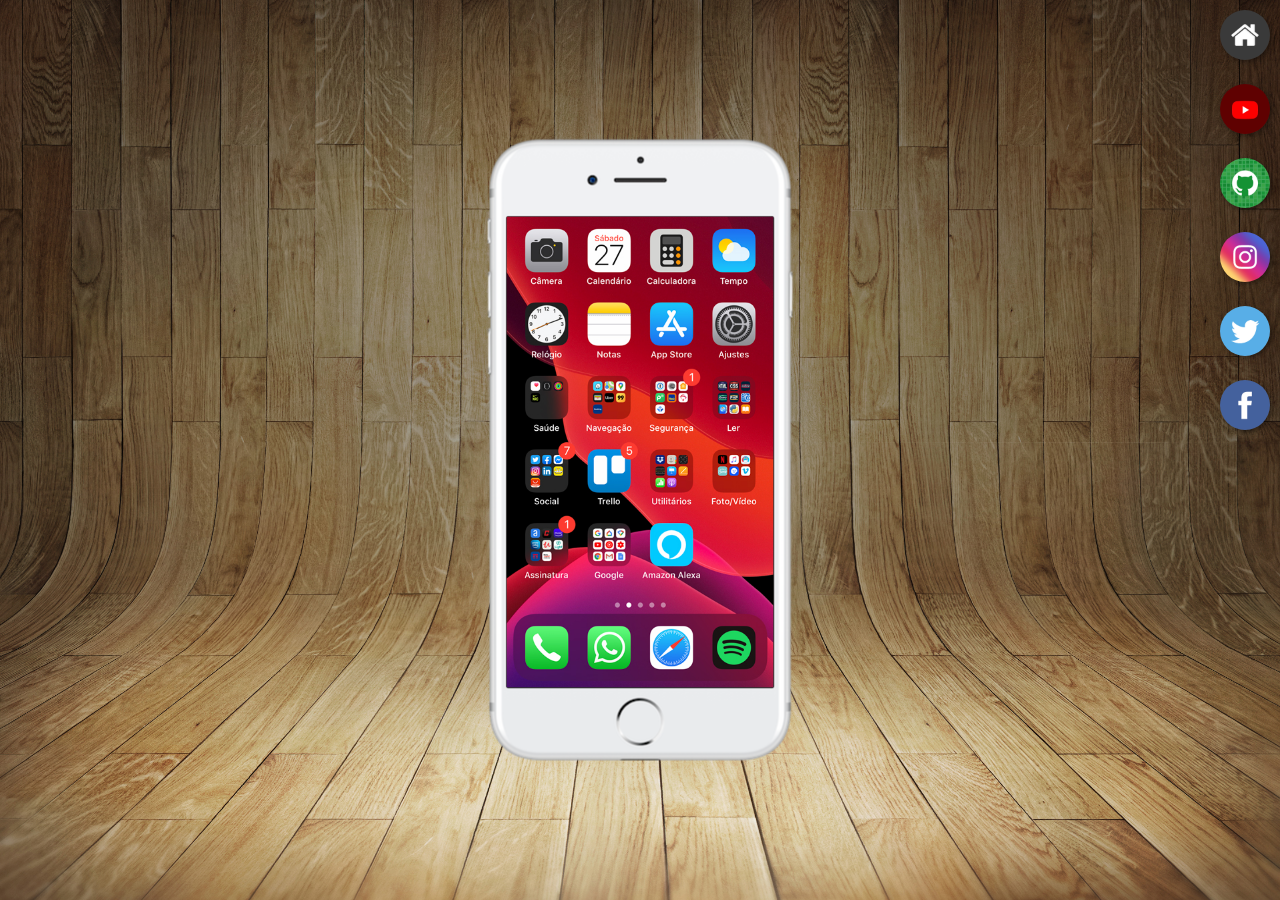
<file: index.html>
<!DOCTYPE html>
<html lang="pt-br">
<head>
    <meta charset="UTF-8">
    <meta http-equiv="X-UA-Compatible" content="IE=edge">
    <meta name="viewport" content="width=device-width, initial-scale=1.0">
    <link rel="shortcut icon" href="favicon.ico" type="image/x-icon">
    <title>Projeto Redes Sociais</title>
    <link rel="stylesheet" href="estilos/style.css">
</head>
<body>
    <main>

        <section id="telefone">
            <iframe src="home.html" name="tela" id="tela" frameborder="0">
                Seu navegador não é compatível com isso...
            </iframe>
        </section>

        <section id="redes-sociais">

            <a href="home.html" target="tela"><img src="imagens/logo-home.jpg" alt="Home"></a> <br>

            <a href="youtube.html" target="tela"><img src="imagens/logo-youtube.jpg" alt="Youtube"></a> <br>

            <a href="github.html" target="tela"><img src="imagens/logo-github.jpg" alt="github"></a> <br>

            <a href="instagran.html" target="tela"><img src="imagens/logo-instagram.jpg" alt="Instagran"></a> <br>

            <a href="twitter.html" target="tela"><img src="imagens/logo-twitter.jpg" alt="Twitter"></a> <br>

            <a href="afcebook.html" target="tela"><img src="imagens/logo-facebook.jpg" alt="Facebook"></a>

        </section>

    </main>
</body>
</html>
</file>
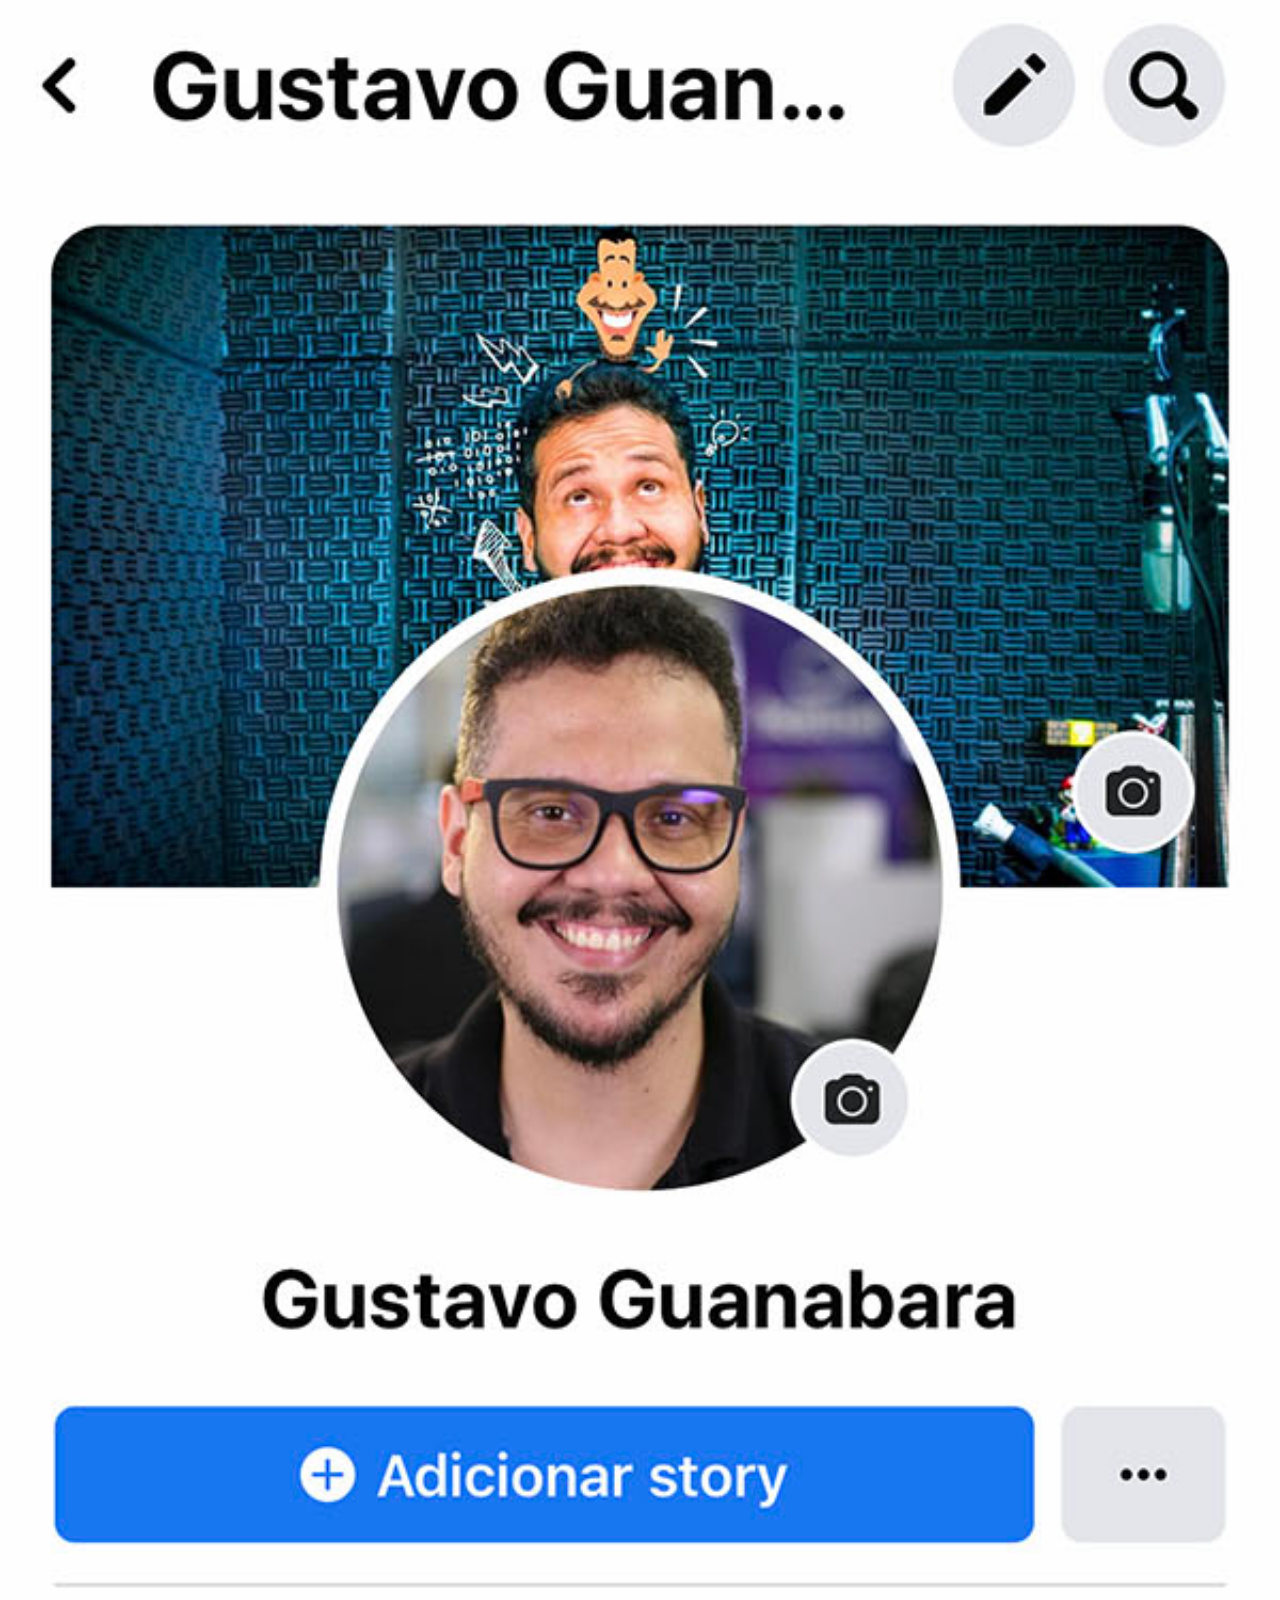
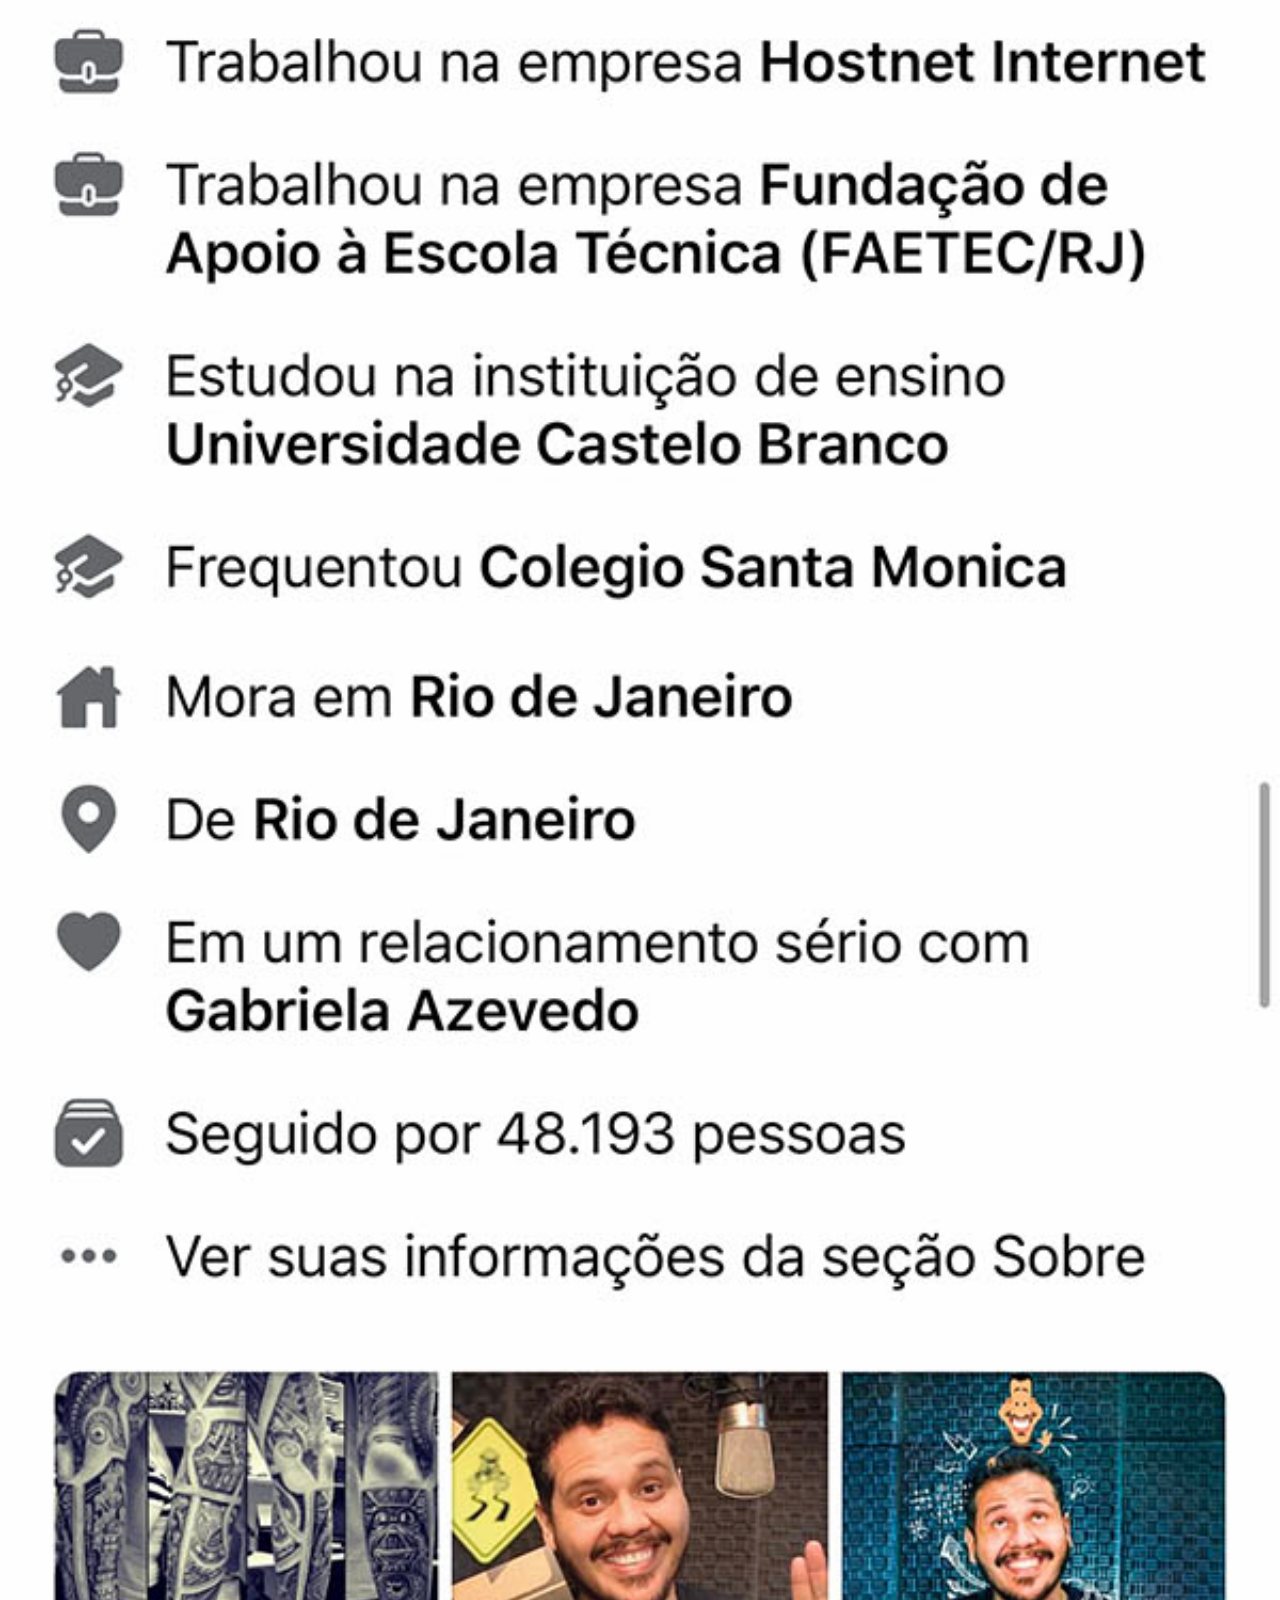
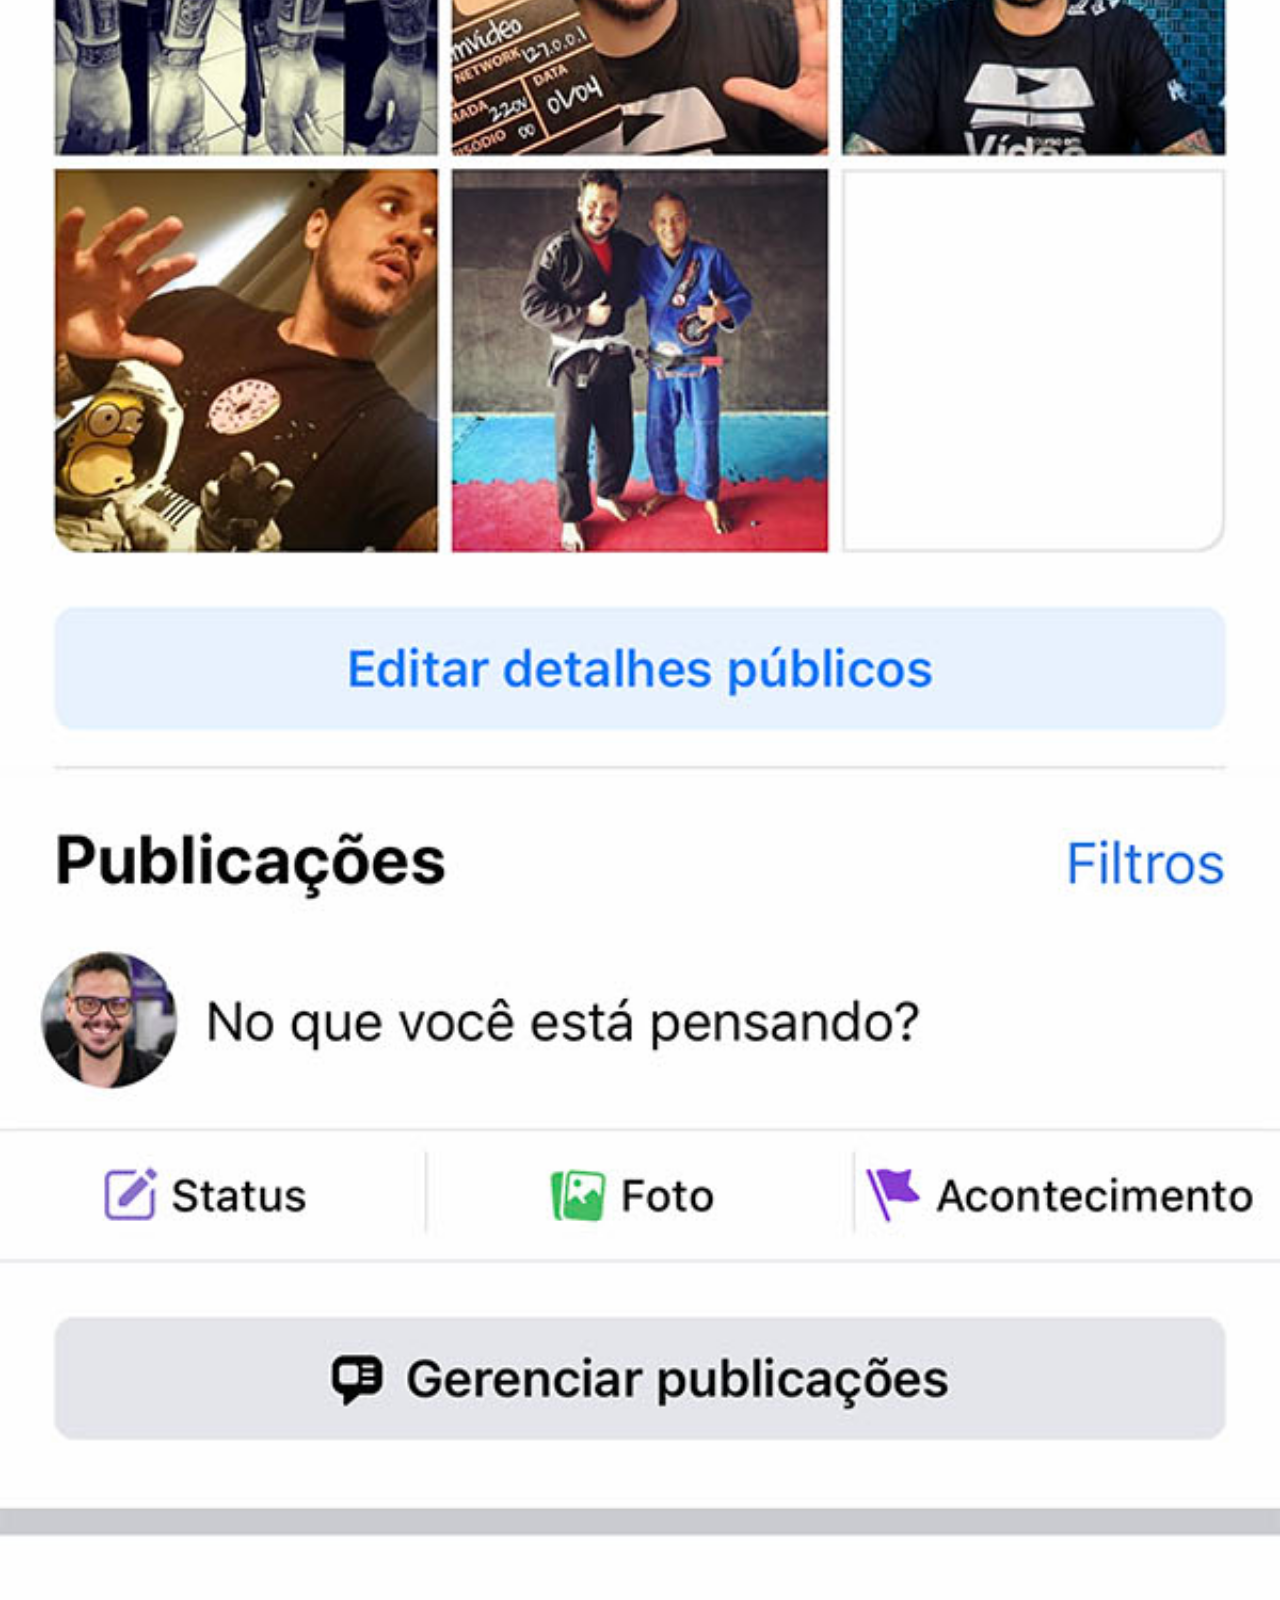
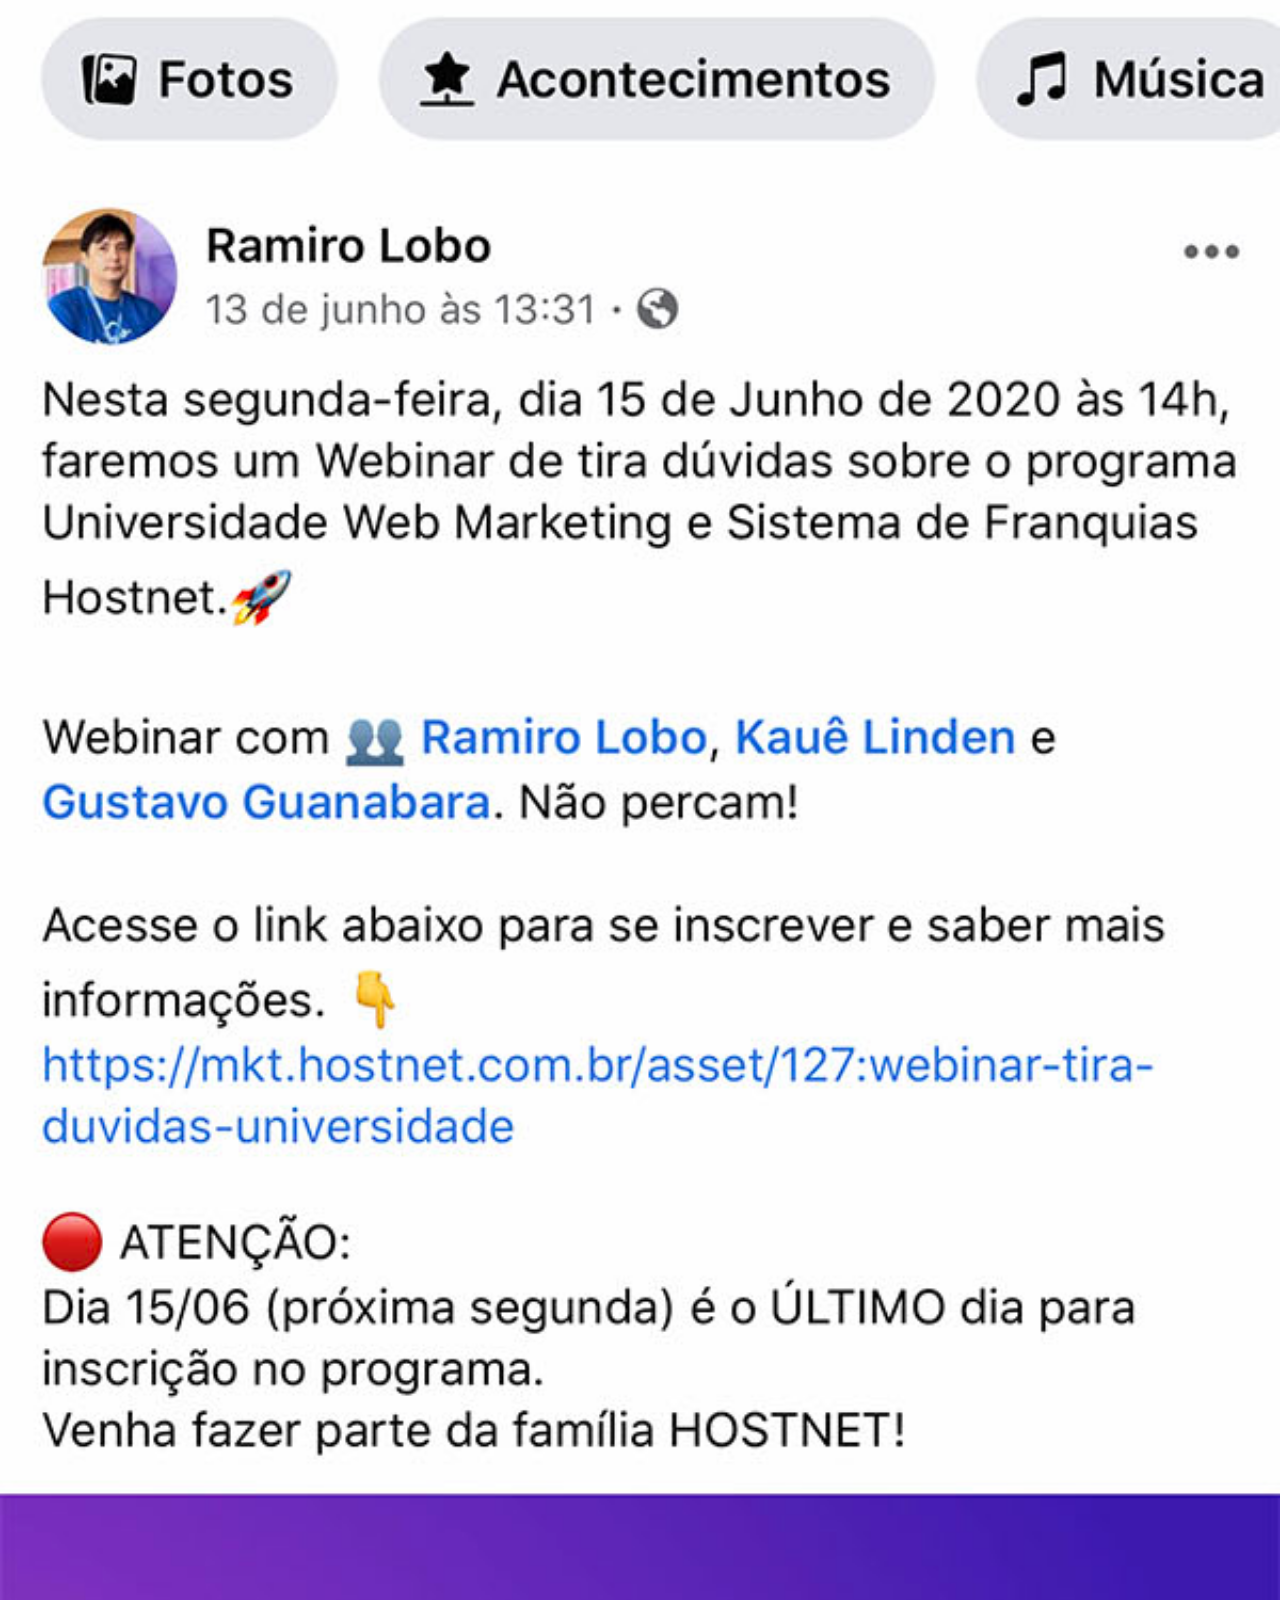
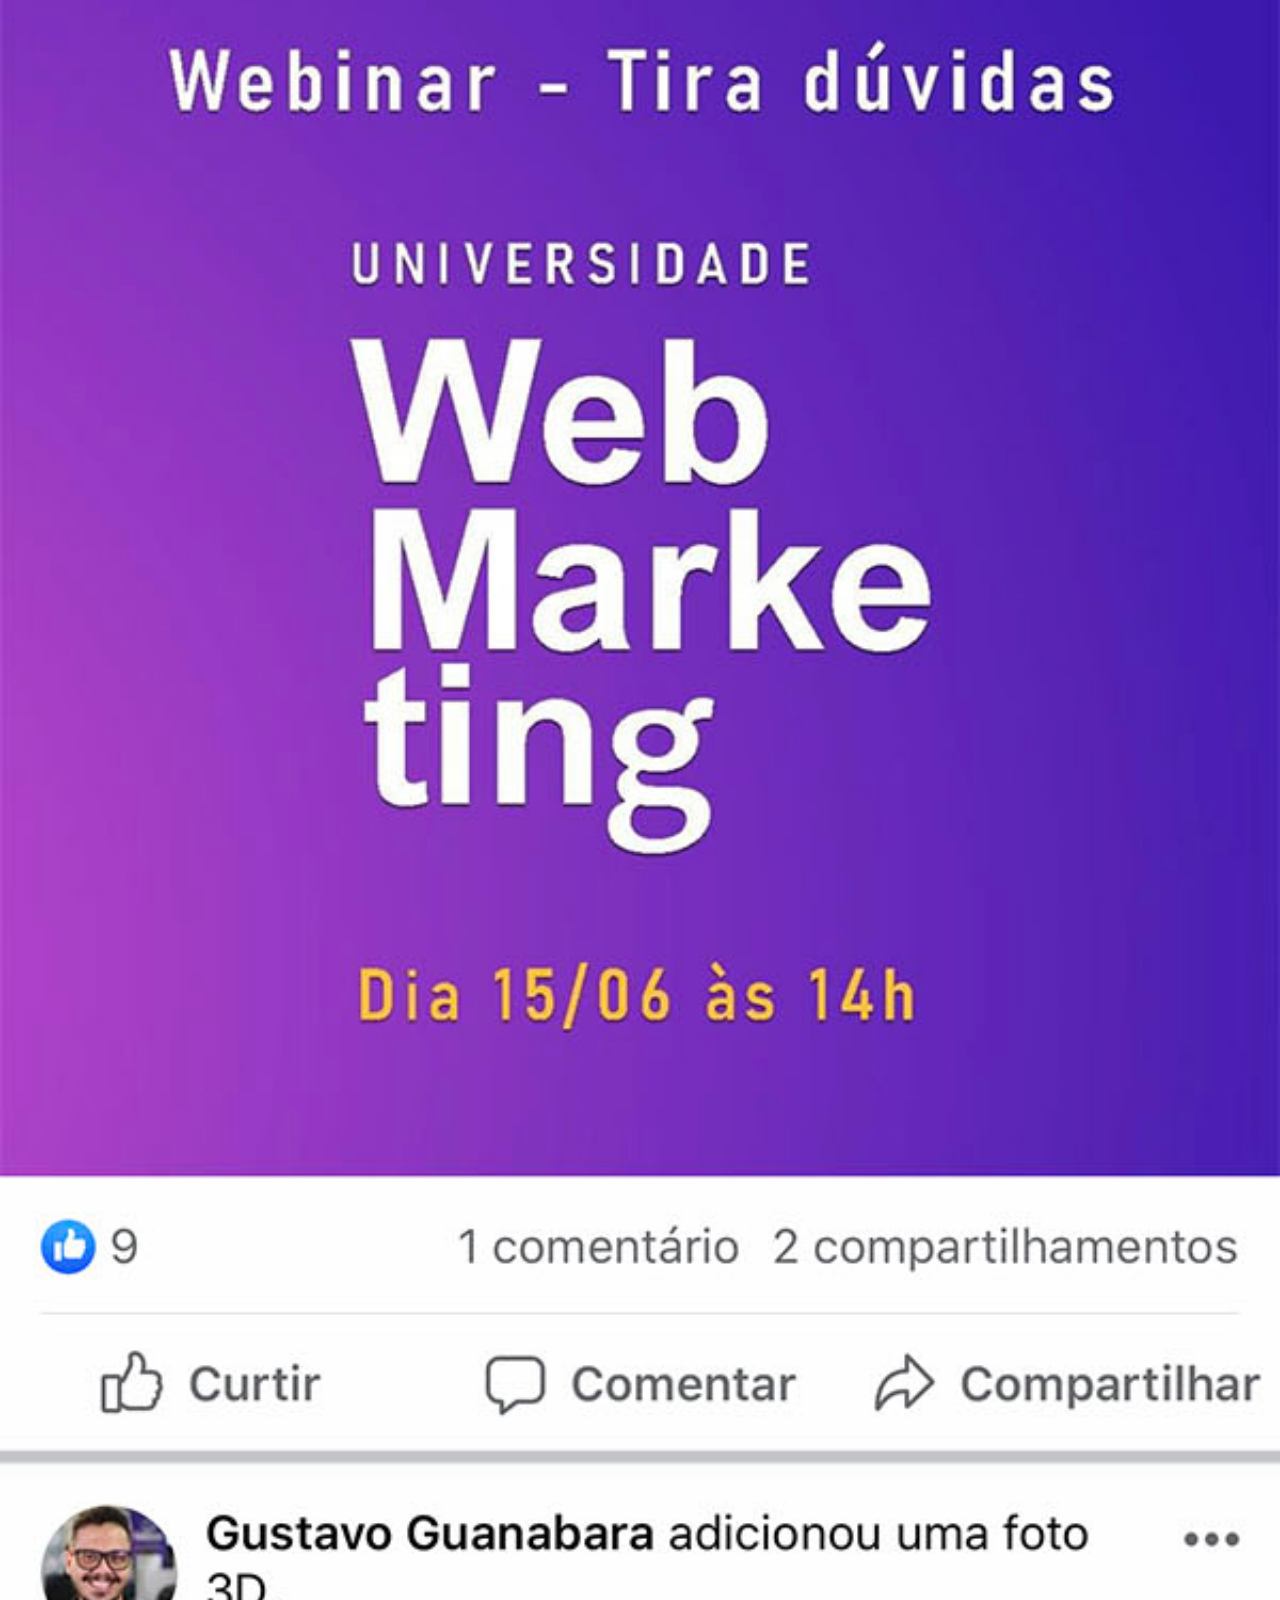
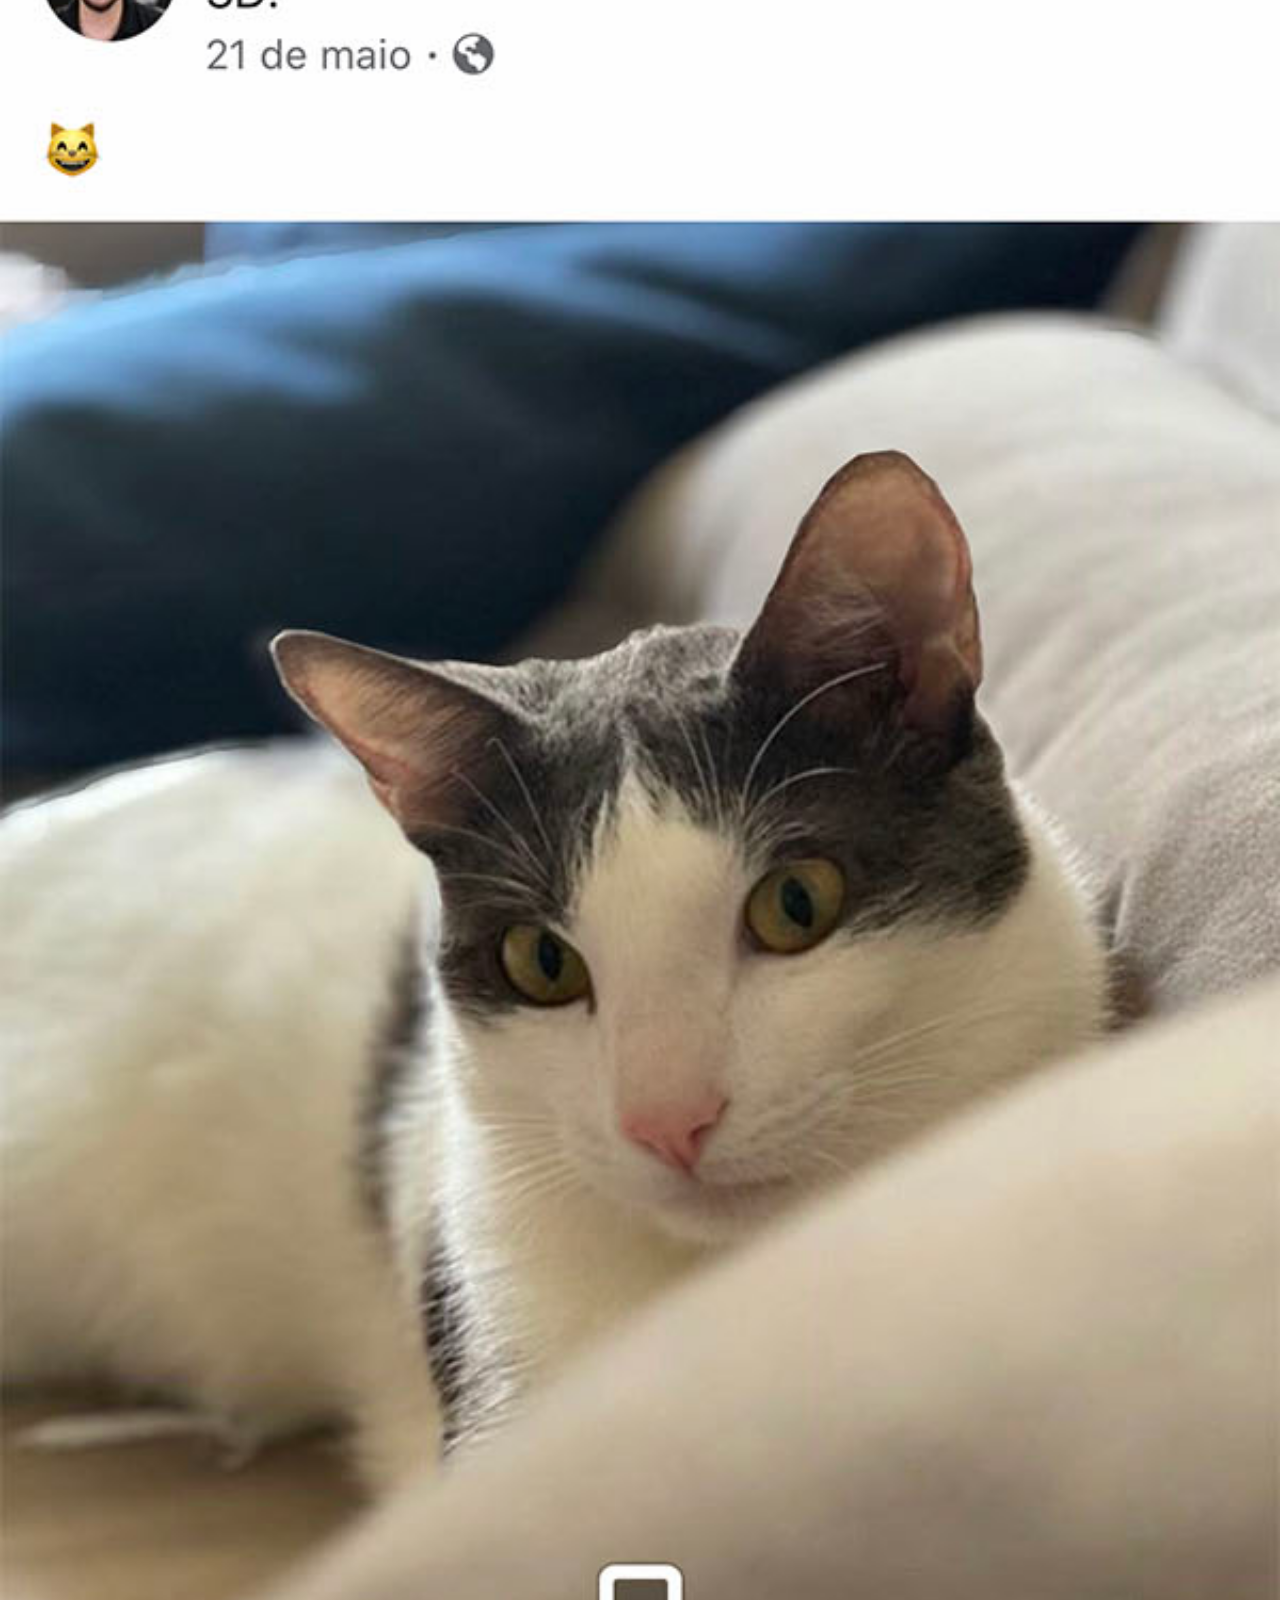
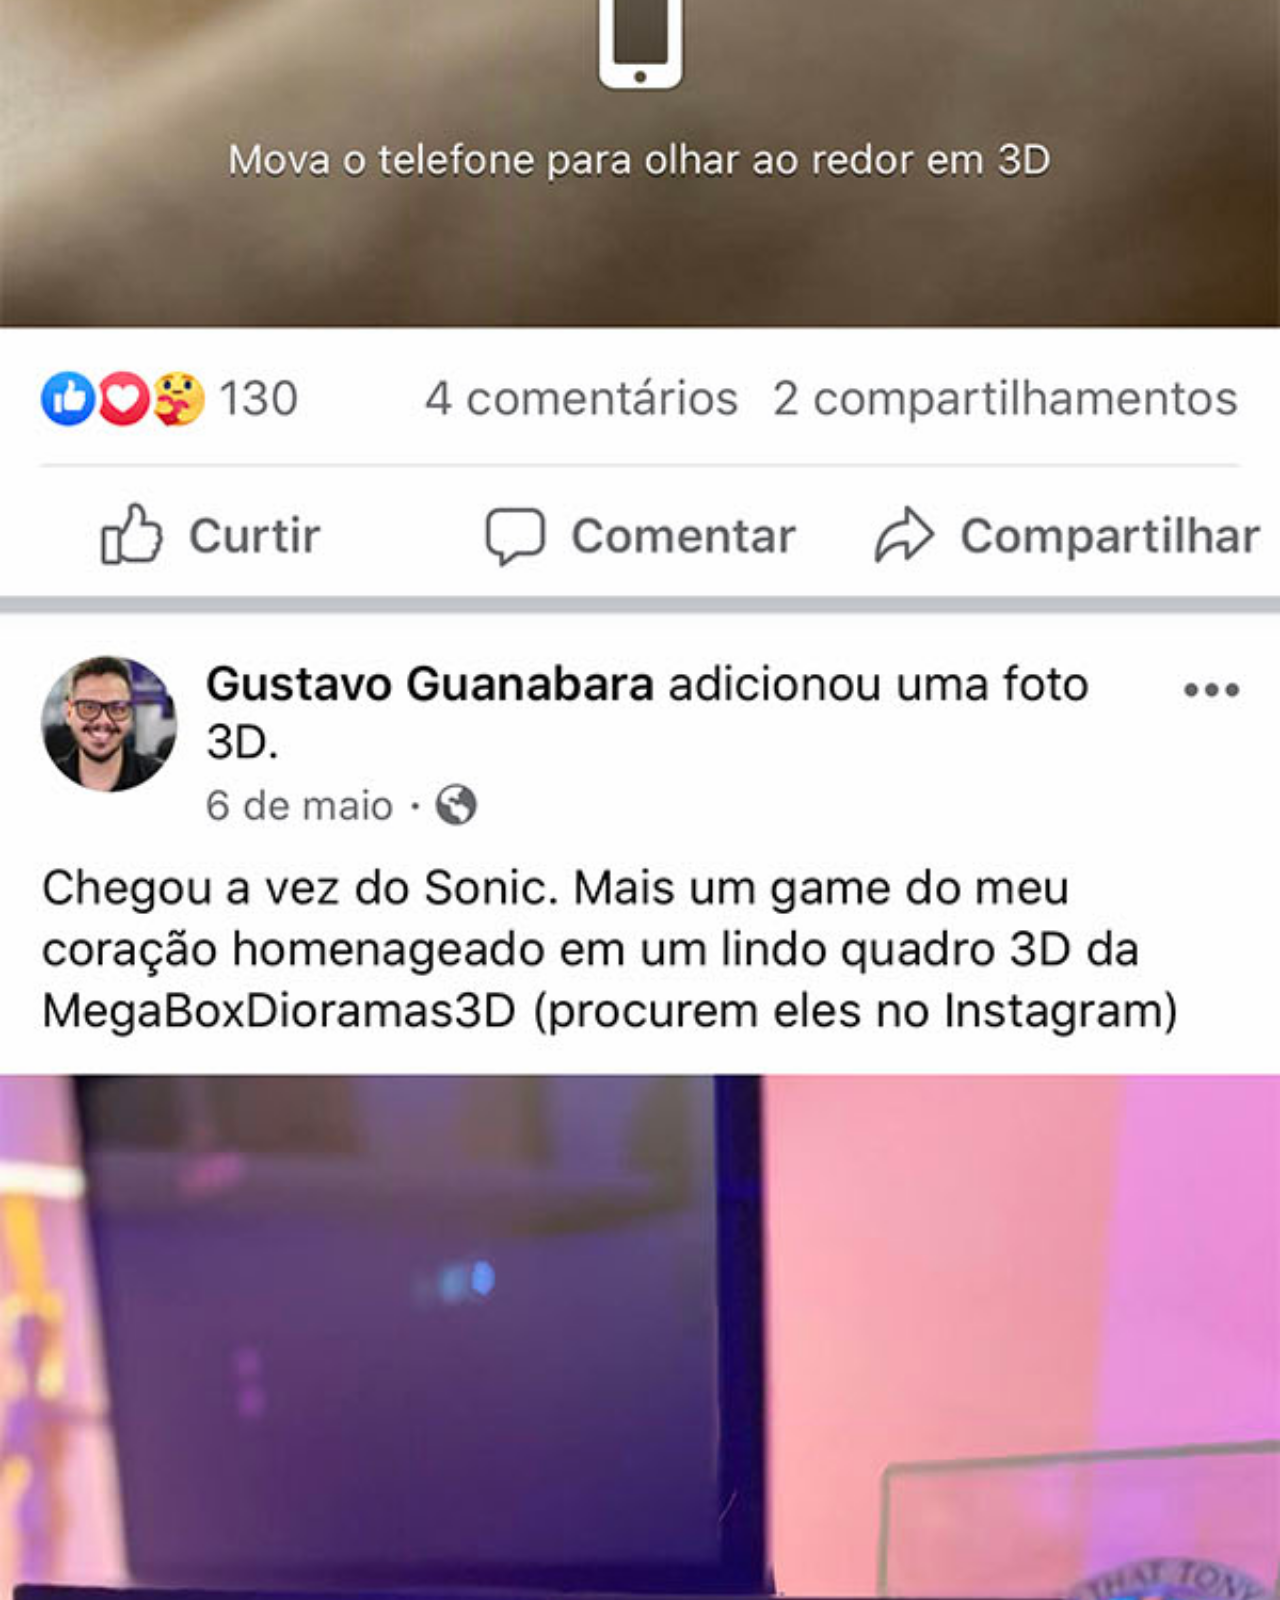
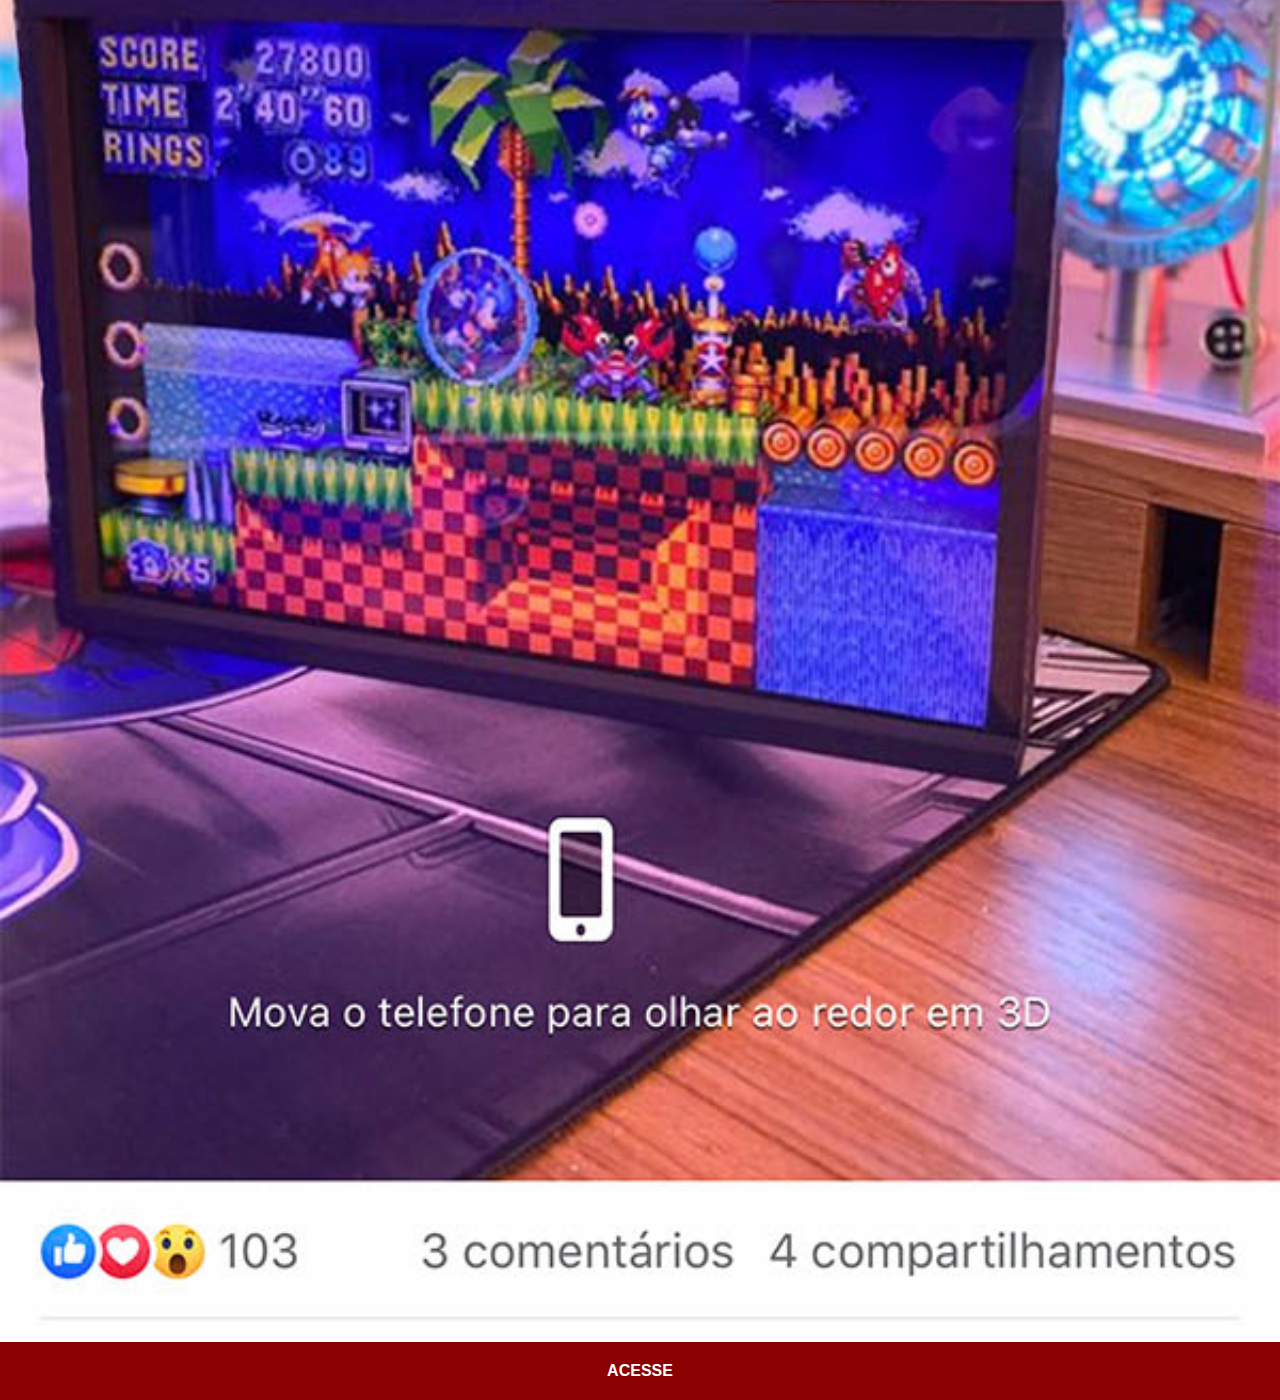
<file: afcebook.html>
<!DOCTYPE html>
<html lang="pt-br">
<head>
    <meta charset="UTF-8">
    <meta http-equiv="X-UA-Compatible" content="IE=edge">
    <meta name="viewport" content="width=device-width, initial-scale=1.0">
    <title>Document</title>
    <link rel="stylesheet" href="estilos/social.css">
</head>
<body>
    <img src="imagens/tela-facebook.jpg" alt="Facebook">
    <a href="https://www.facebook.com/gustavoguanabara/?locale=pt_BR" target="_blank">ACESSE</a>
</body>
</html>
</file>
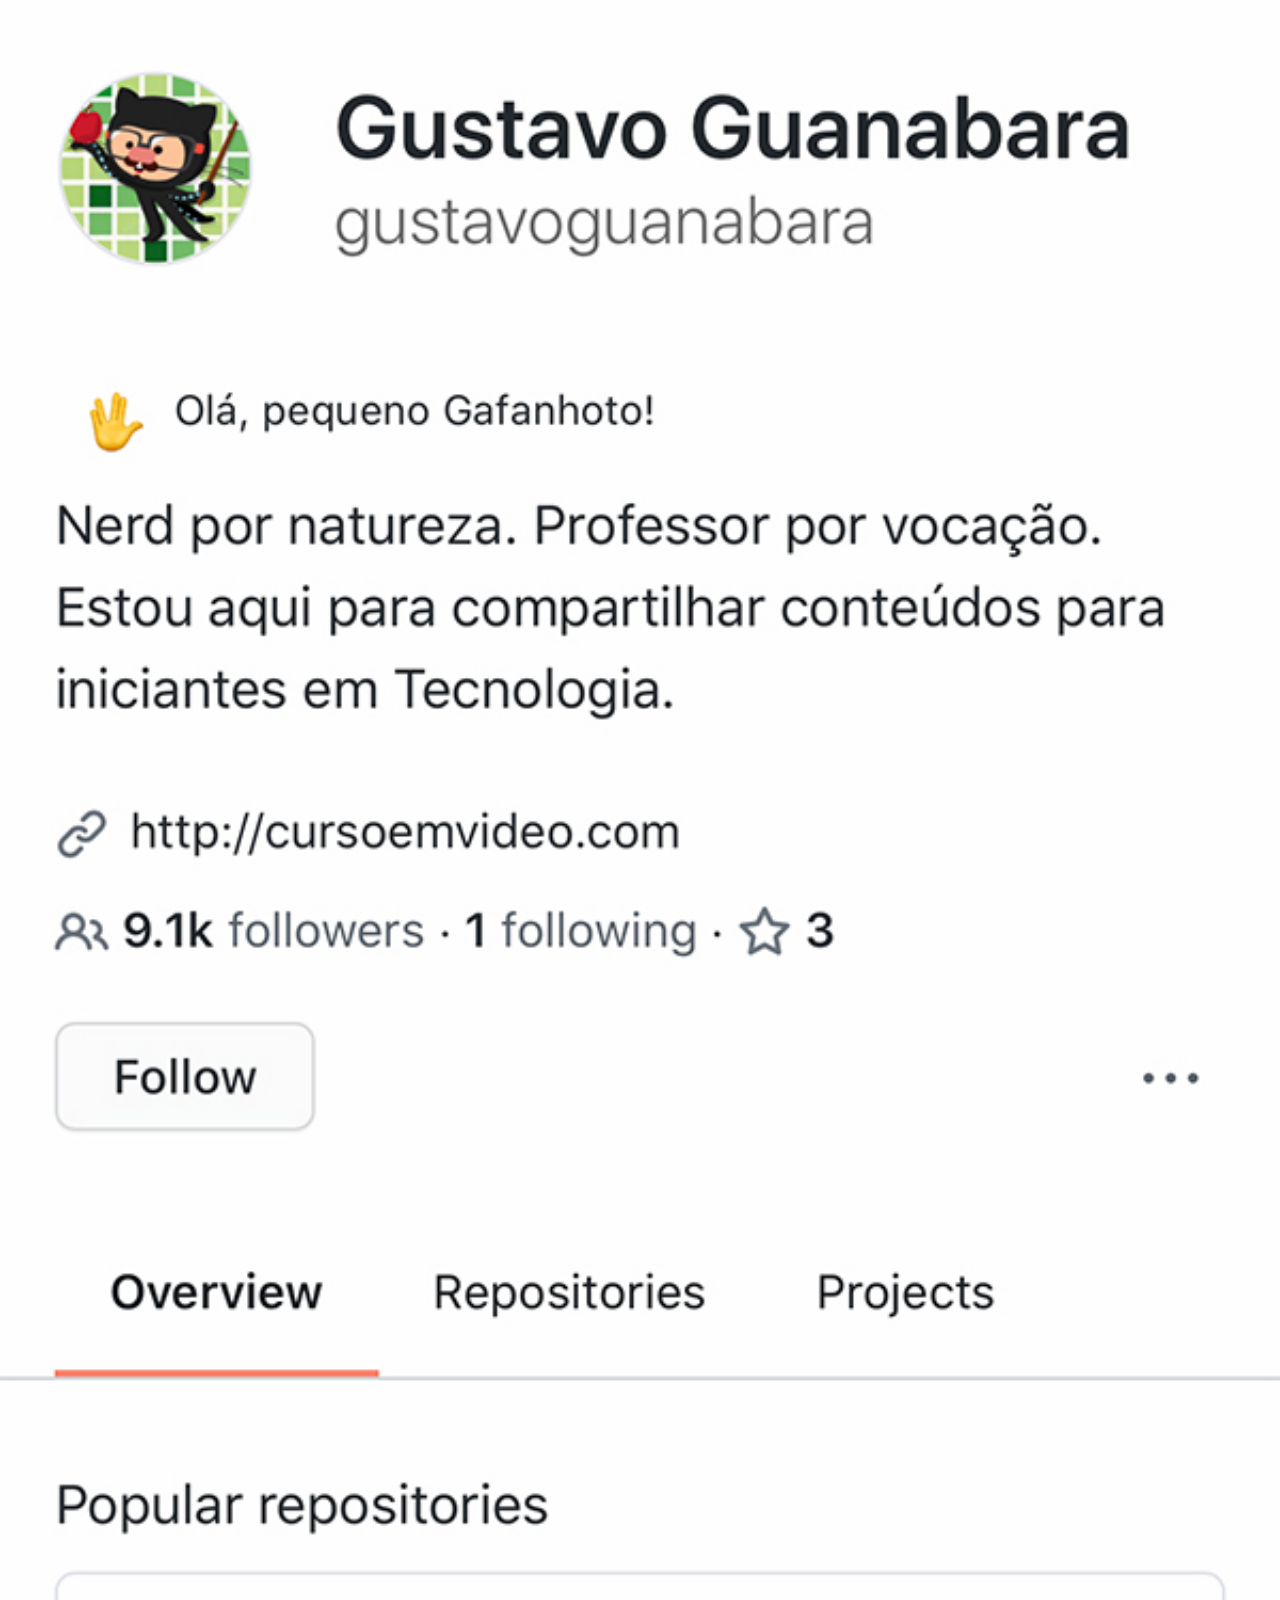
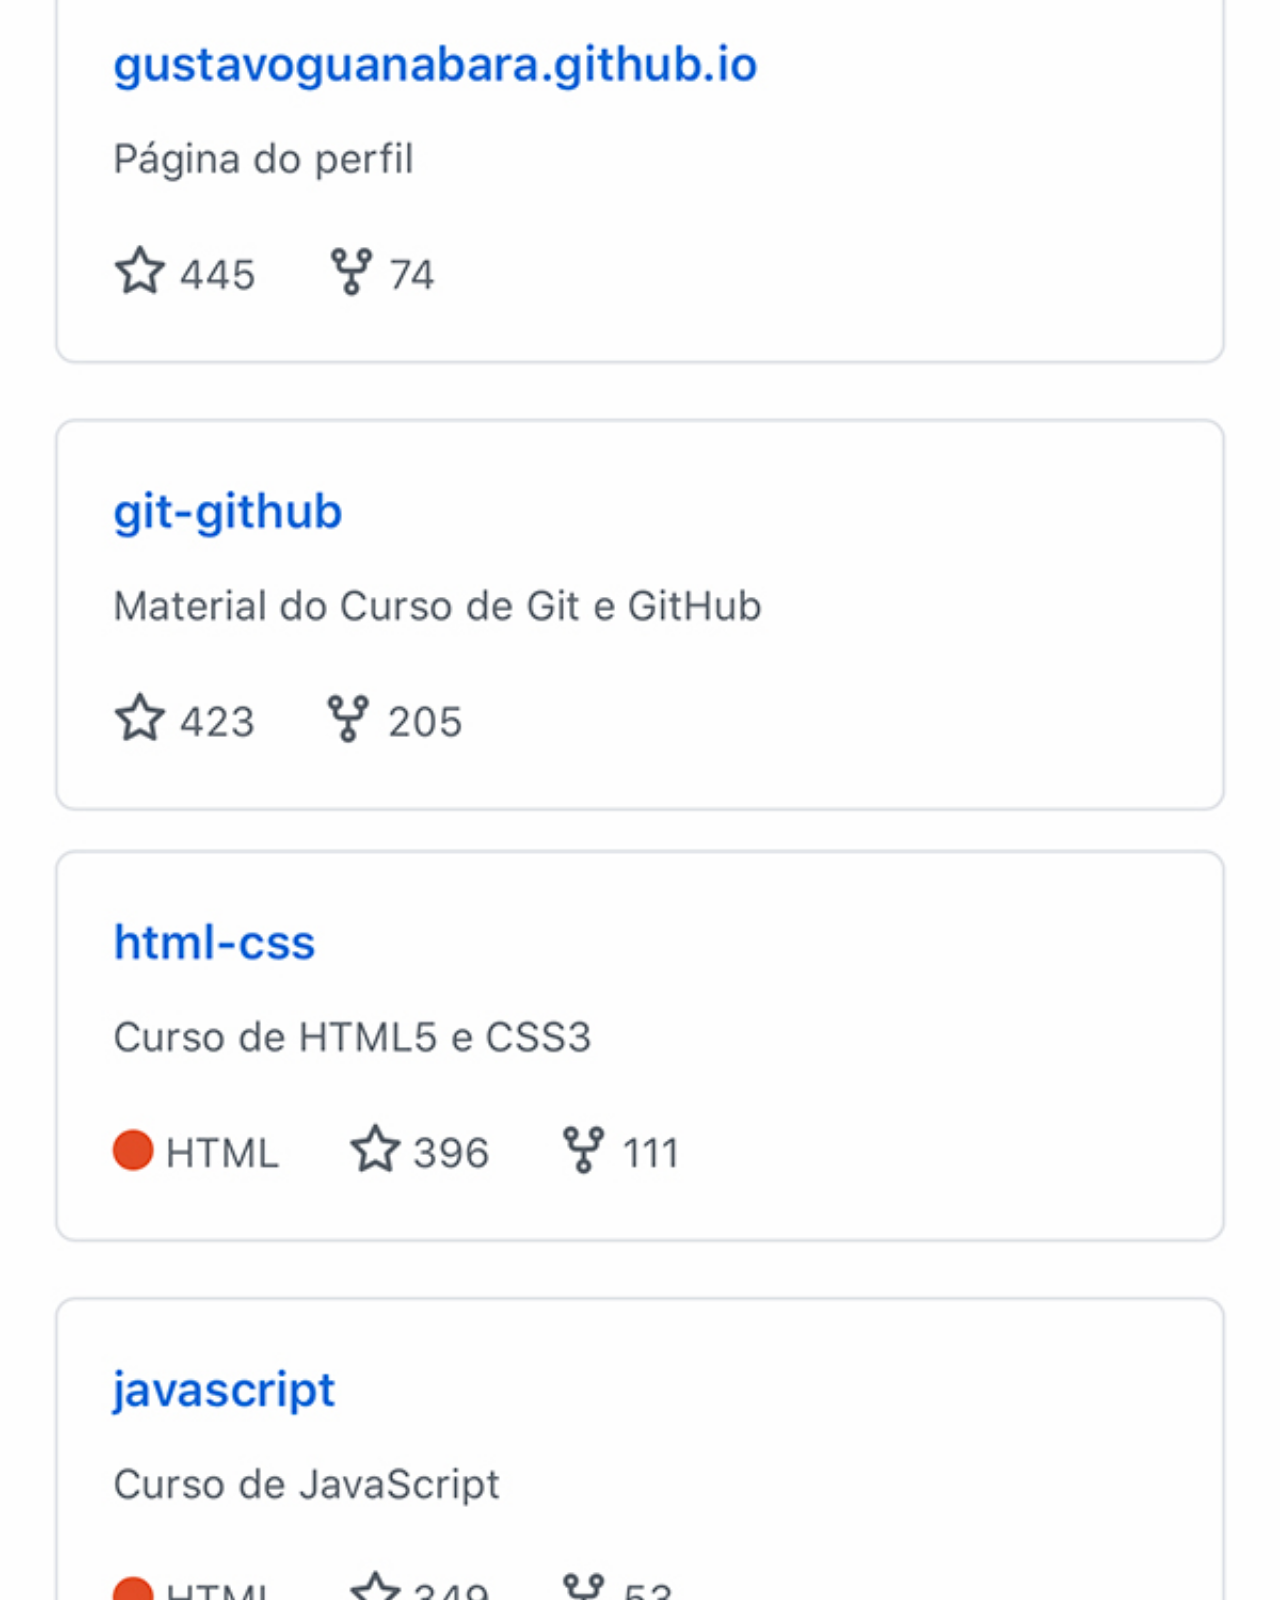
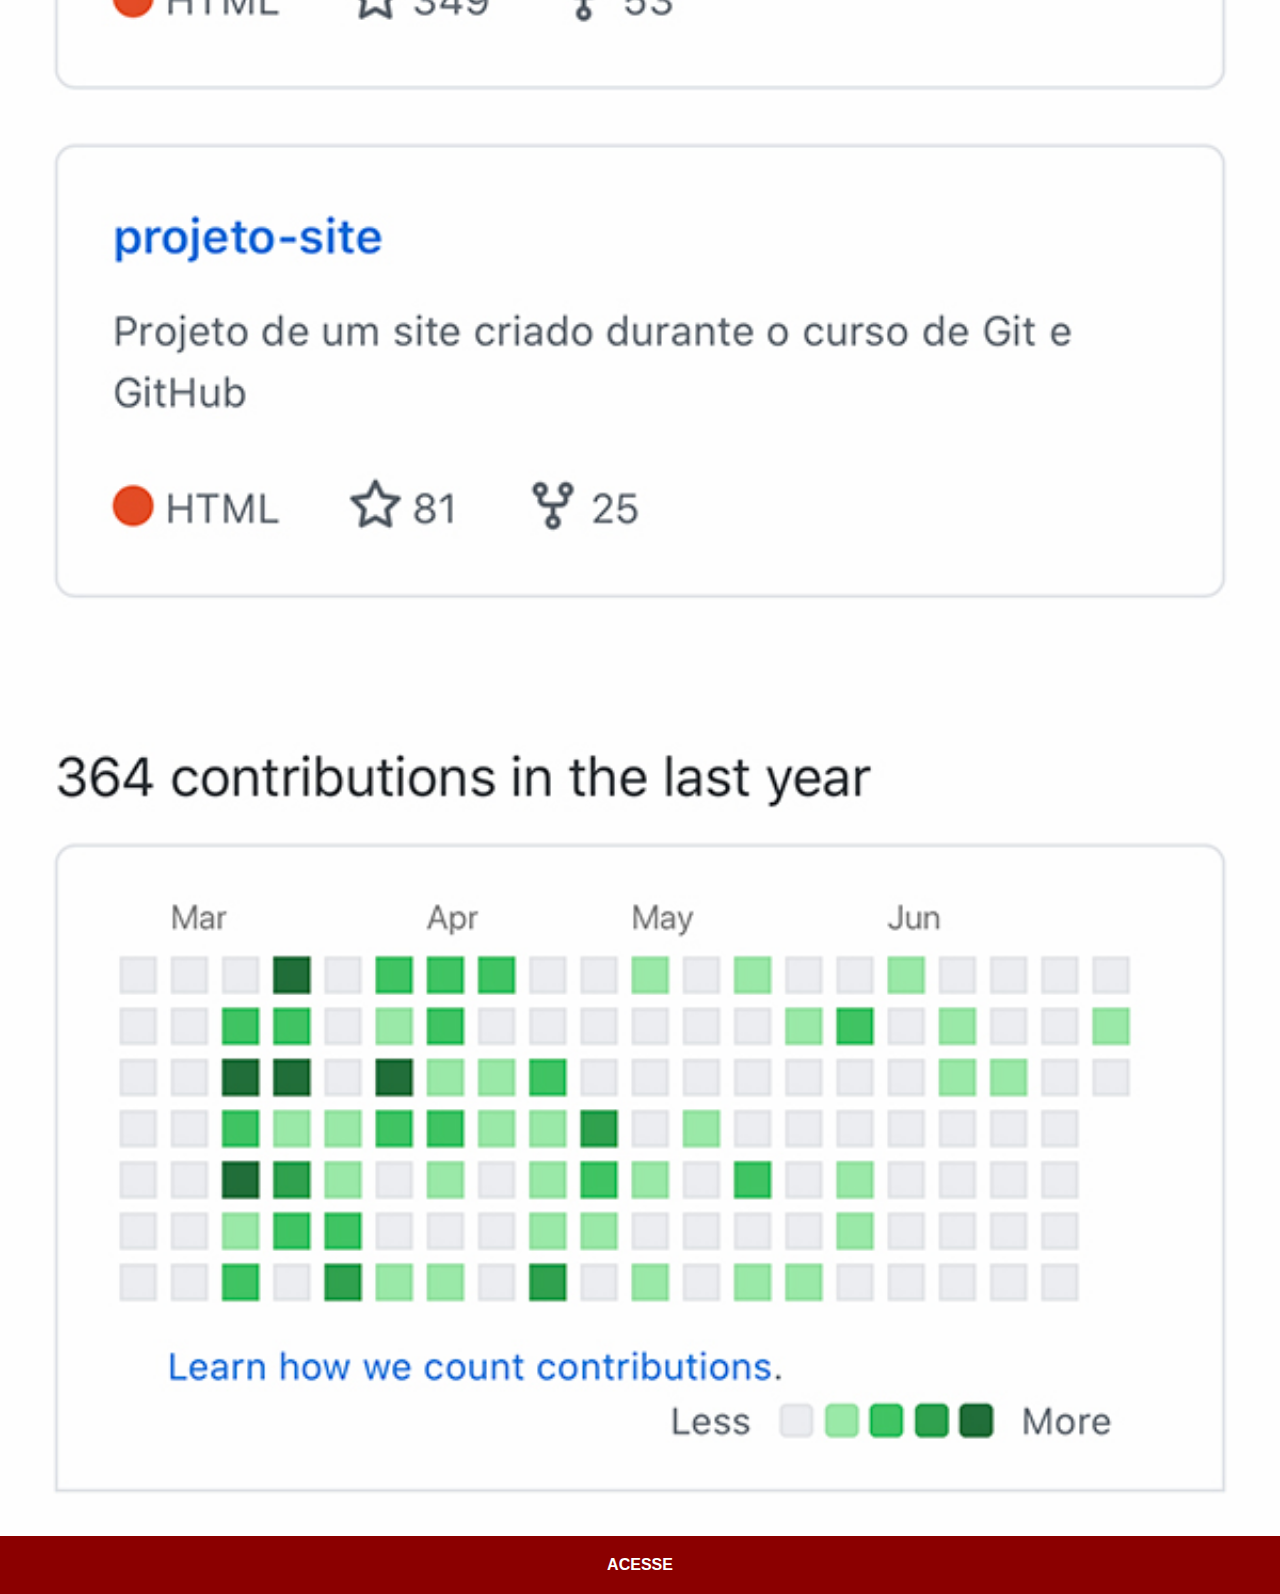
<file: github.html>
<!DOCTYPE html>
<html lang="pt-br">
<head>
    <meta charset="UTF-8">
    <meta http-equiv="X-UA-Compatible" content="IE=edge">
    <meta name="viewport" content="width=device-width, initial-scale=1.0">
    <title>Document</title>
    <link rel="stylesheet" href="estilos/social.css">
</head>
<body>
    <img src="imagens/tela-github.jpg" alt="GitHub">
    <a href="https://github.com/gustavoguanabara" target="_blank">ACESSE</a>
</body>
</html>
</file>
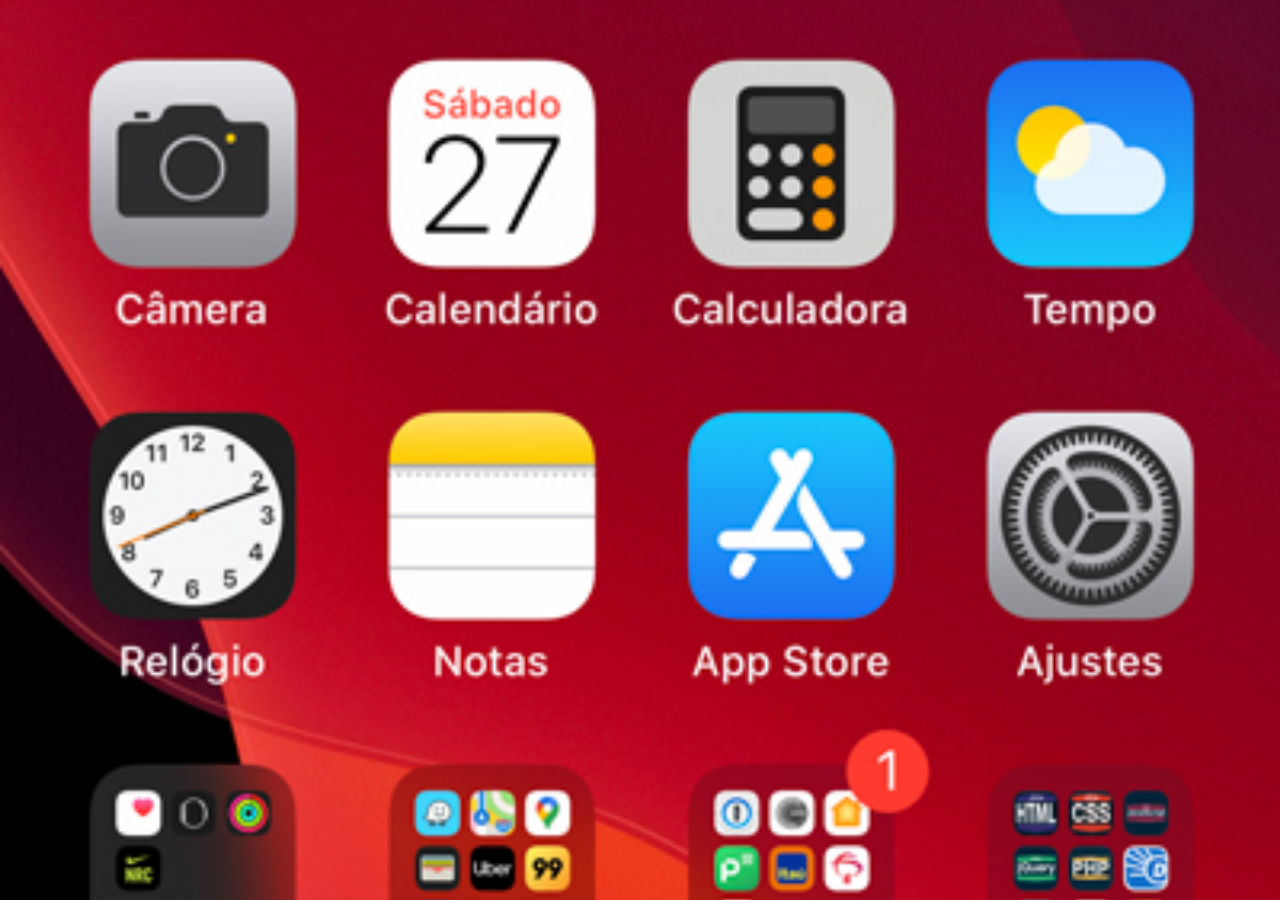
<file: home.html>
<!DOCTYPE html>
<html lang="pt-br">
<head>
    <meta charset="UTF-8">
    <meta http-equiv="X-UA-Compatible" content="IE=edge">
    <meta name="viewport" content="width=device-width, initial-scale=1.0">
    <title>Document</title>
</head>
<style>
    *{
        margin: 0;
        padding: 0;
    }

    body{
        width: 100vw;
        height: 100vh;
        background: black url('imagens/tela-home.jpg') no-repeat top center; 
        background-size: cover;
    }
</style>
<body>
    
</body>
</html>
</file>
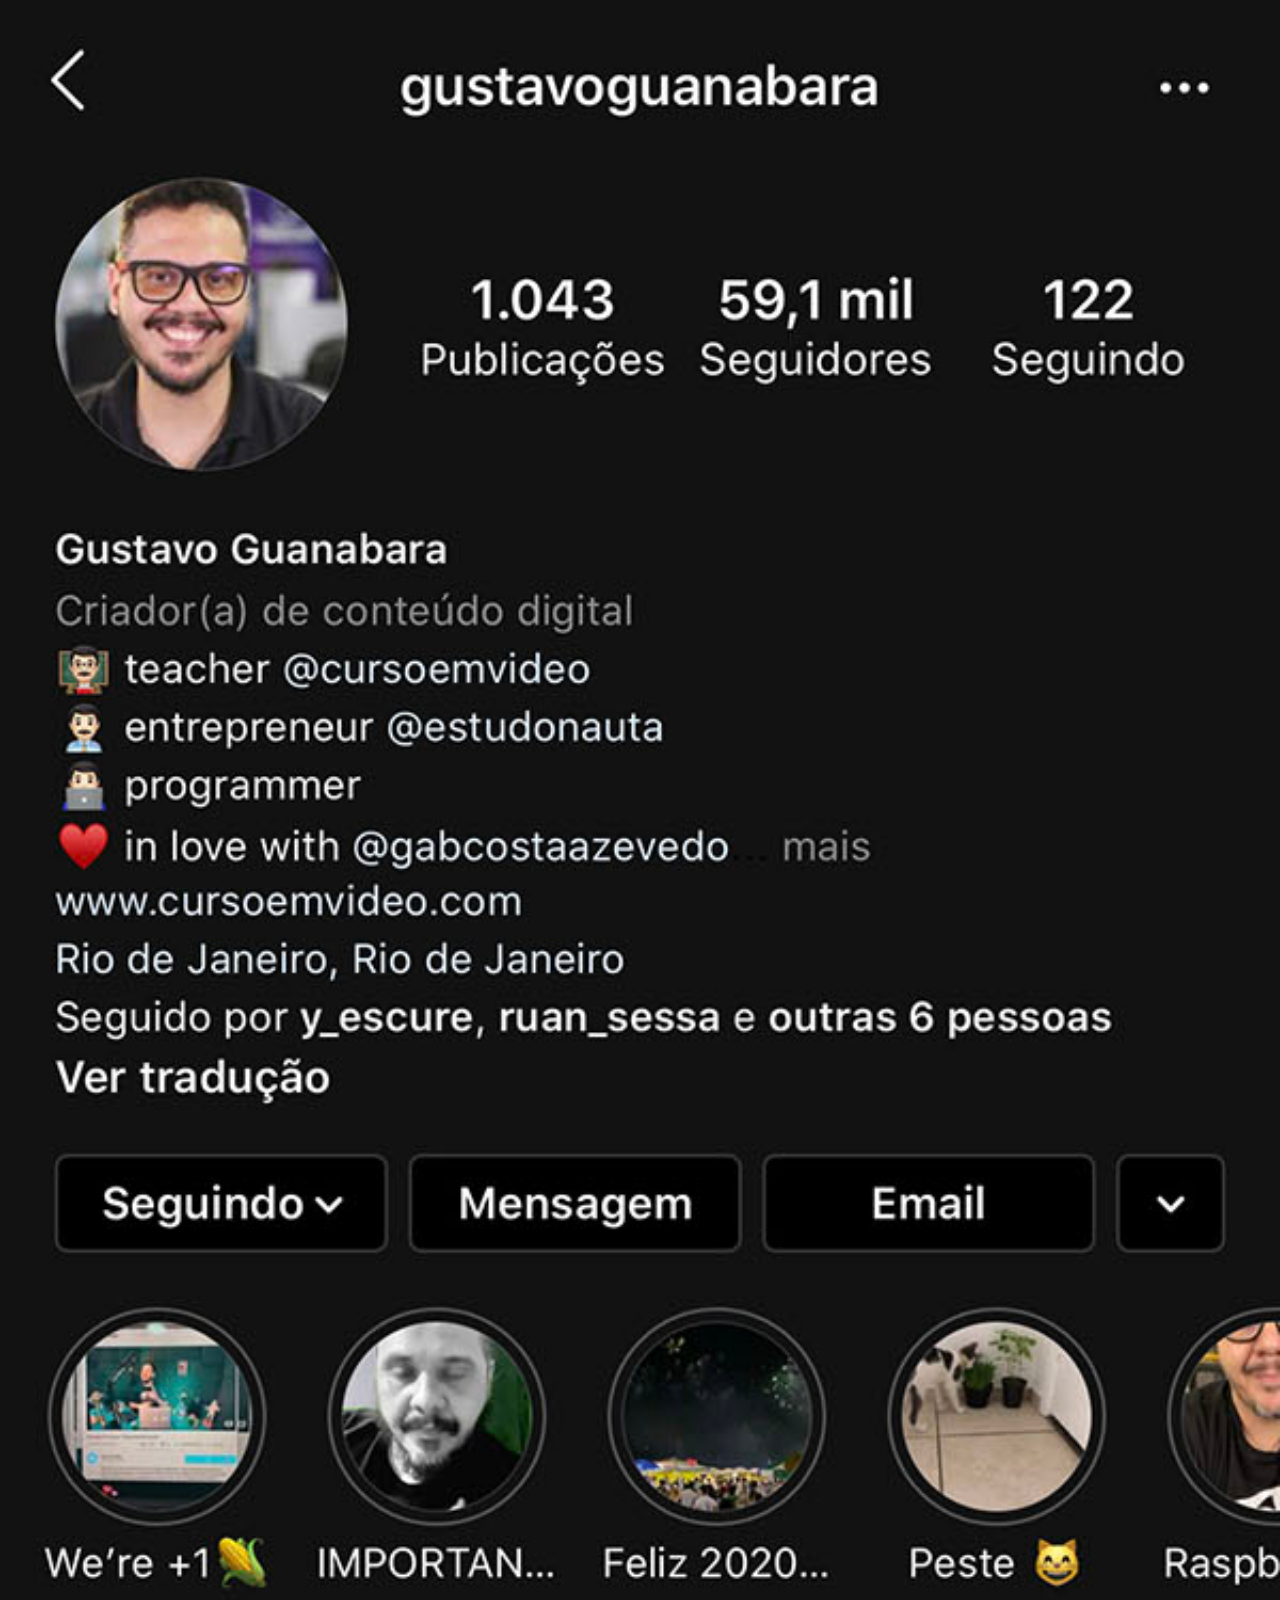
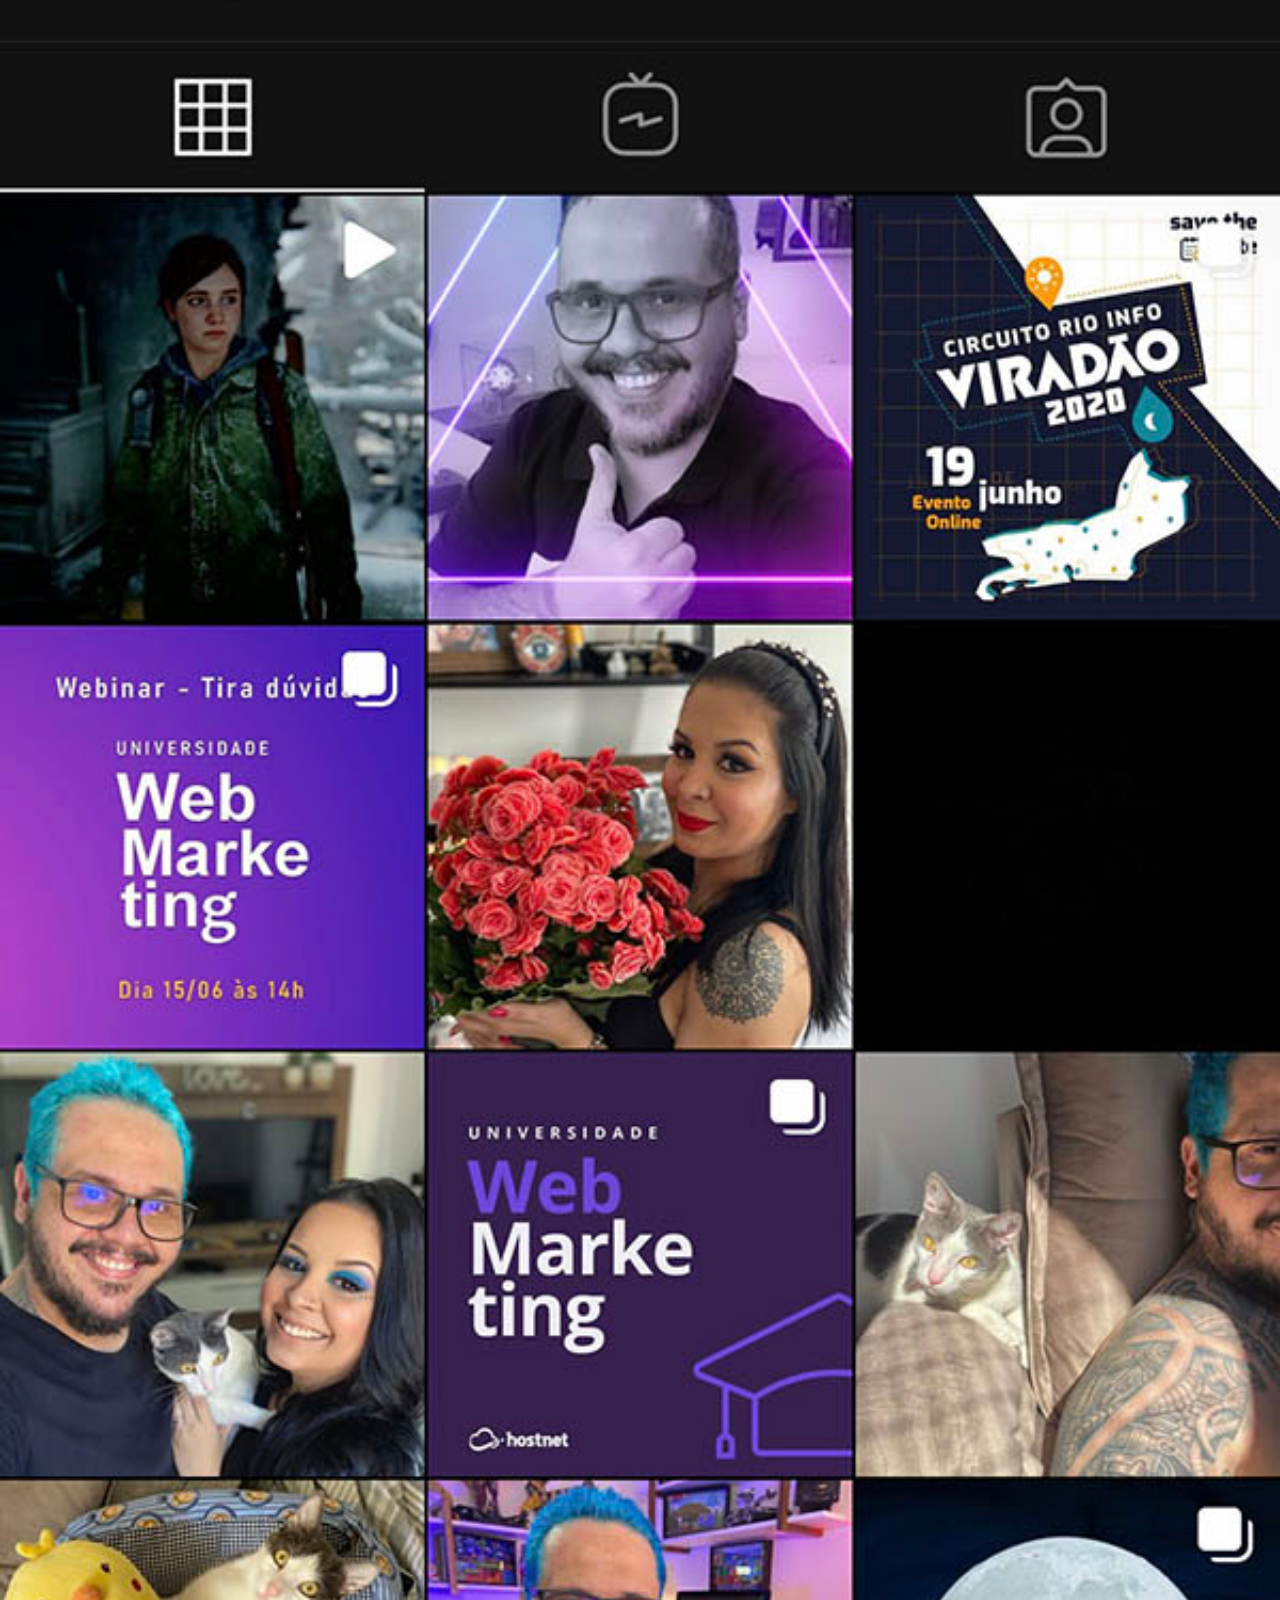
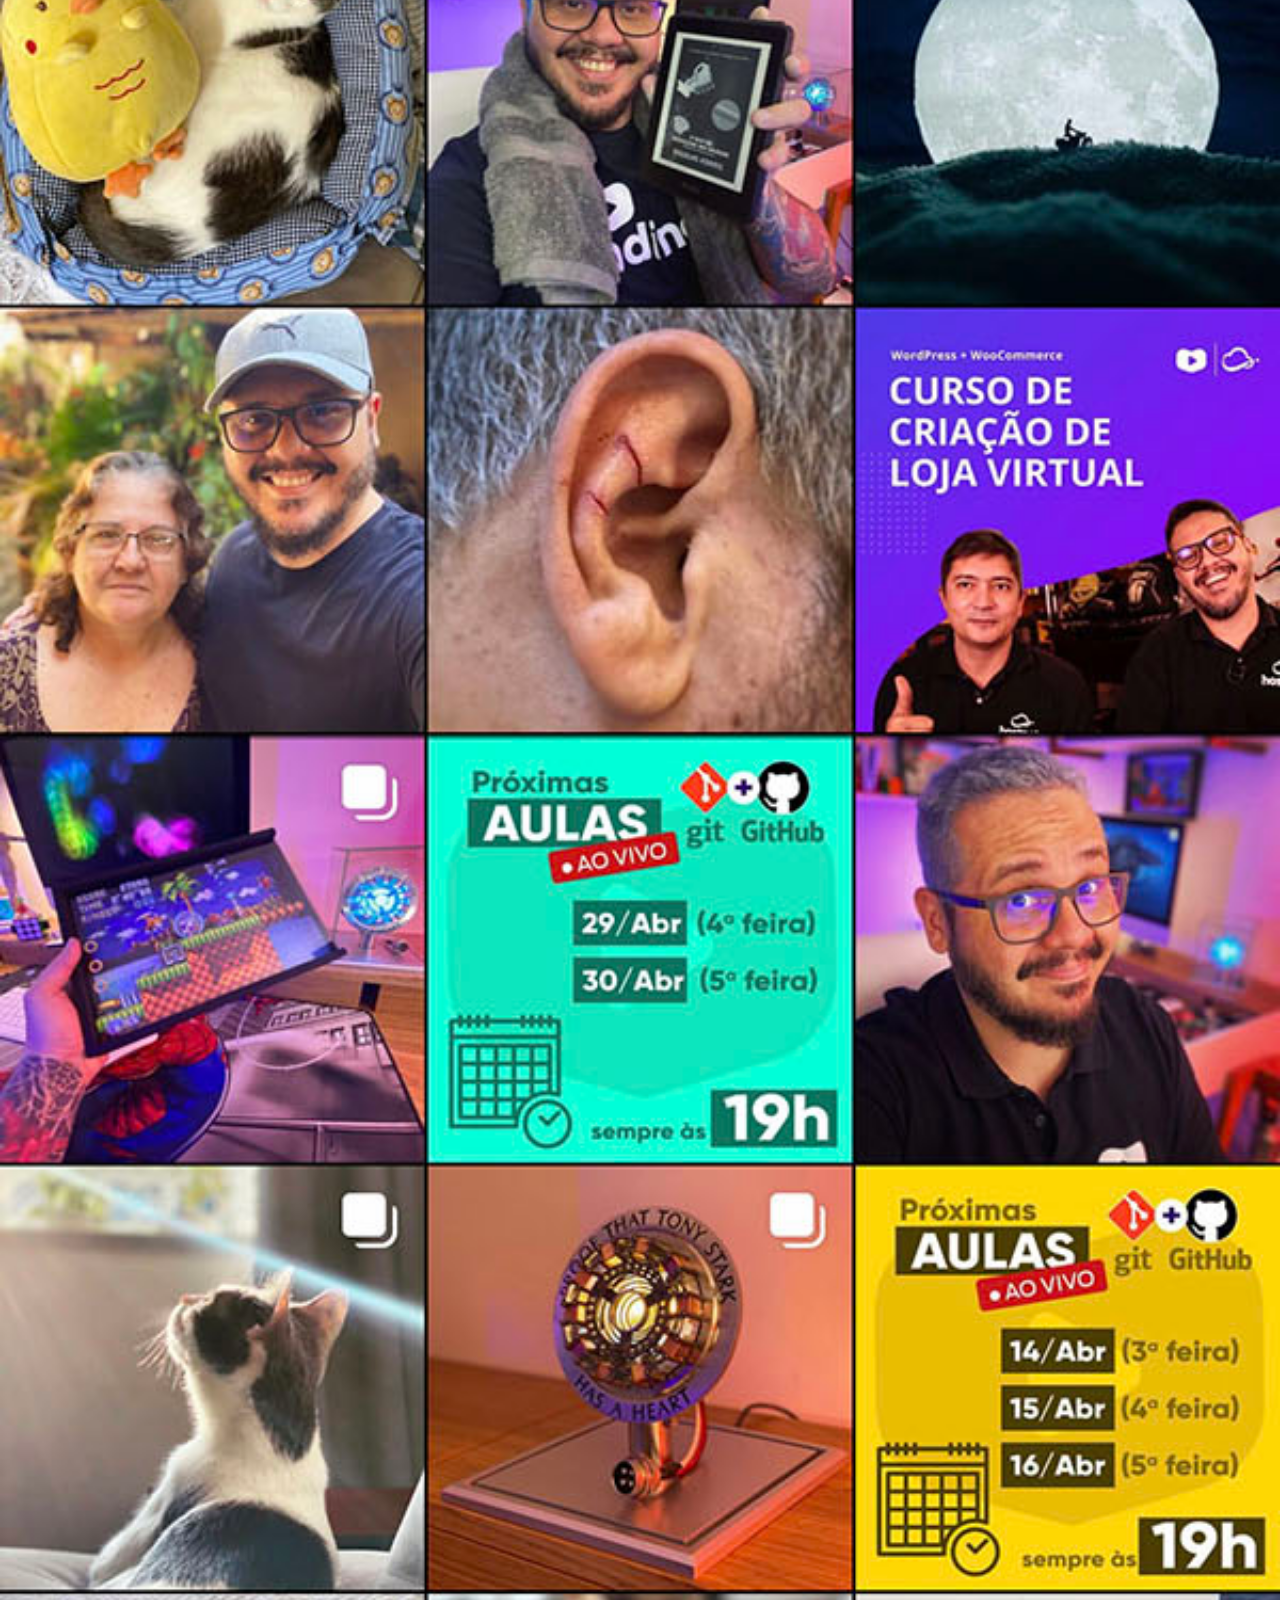
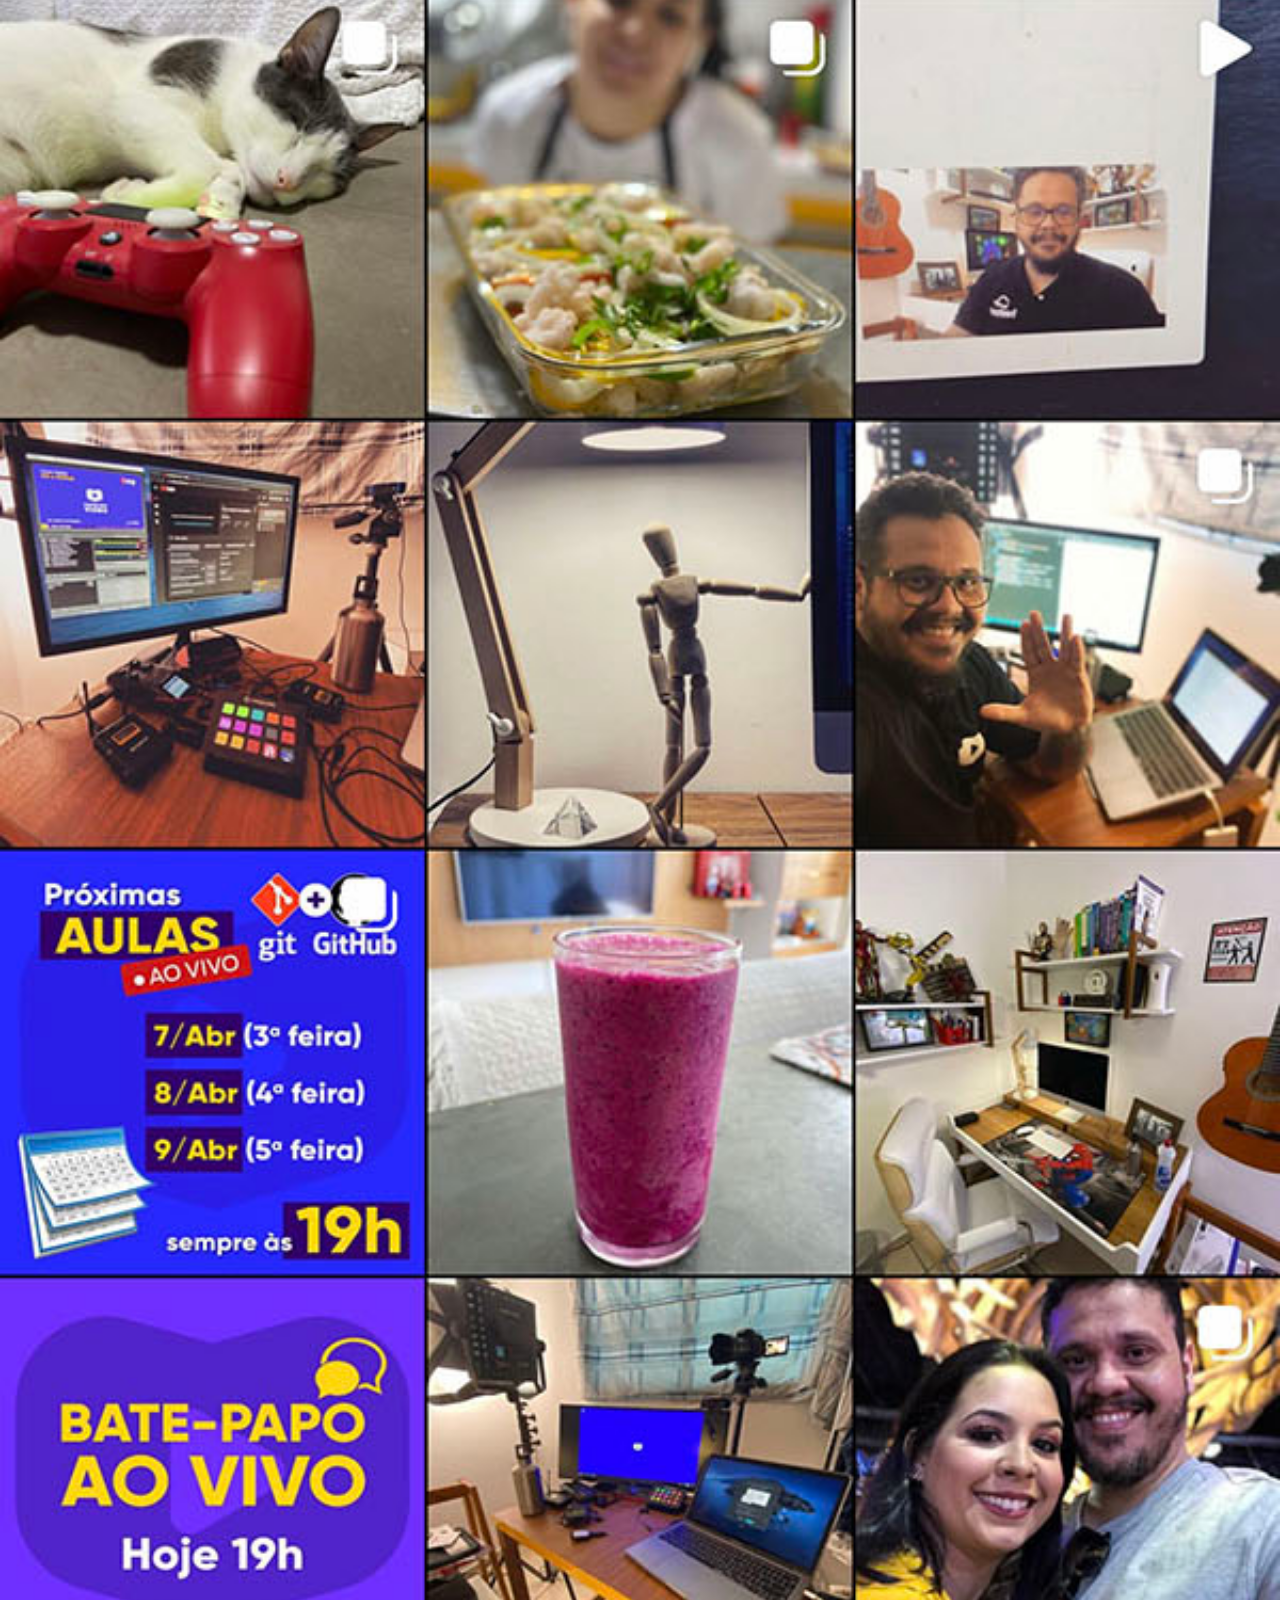
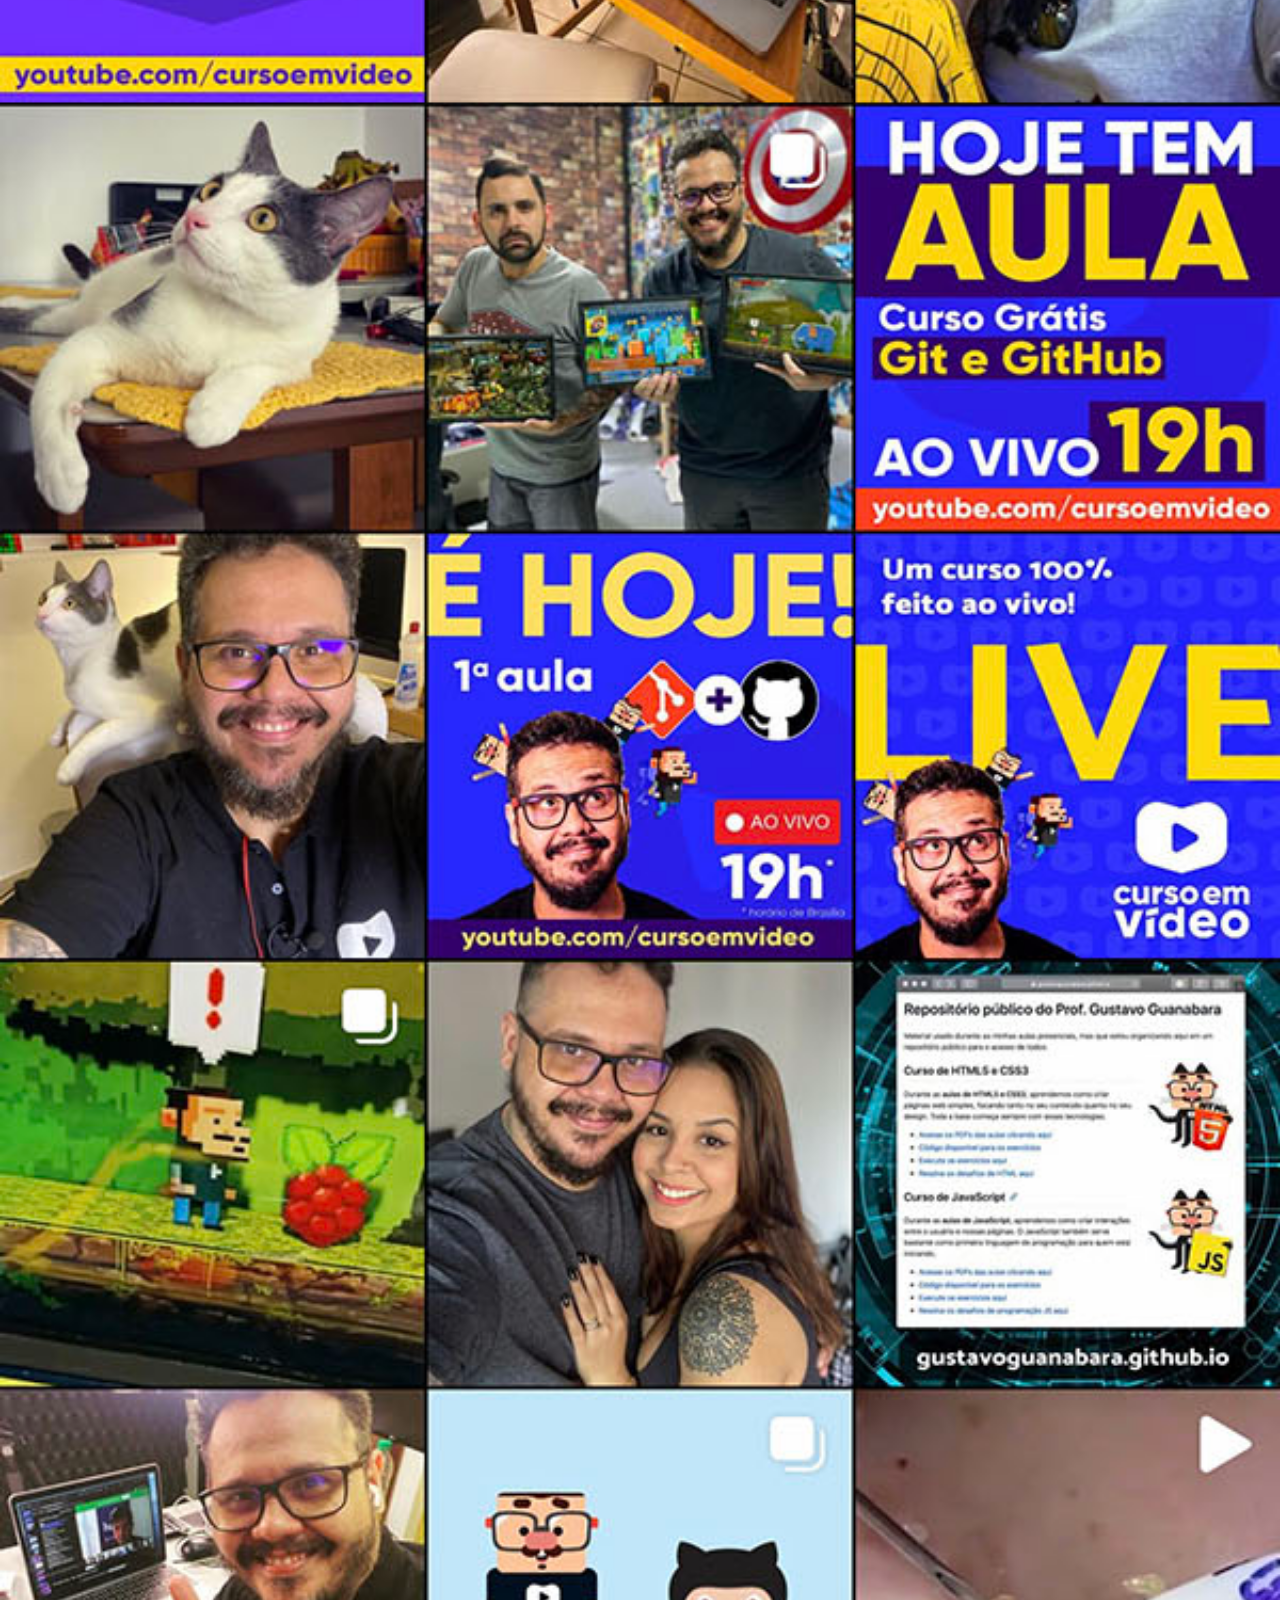
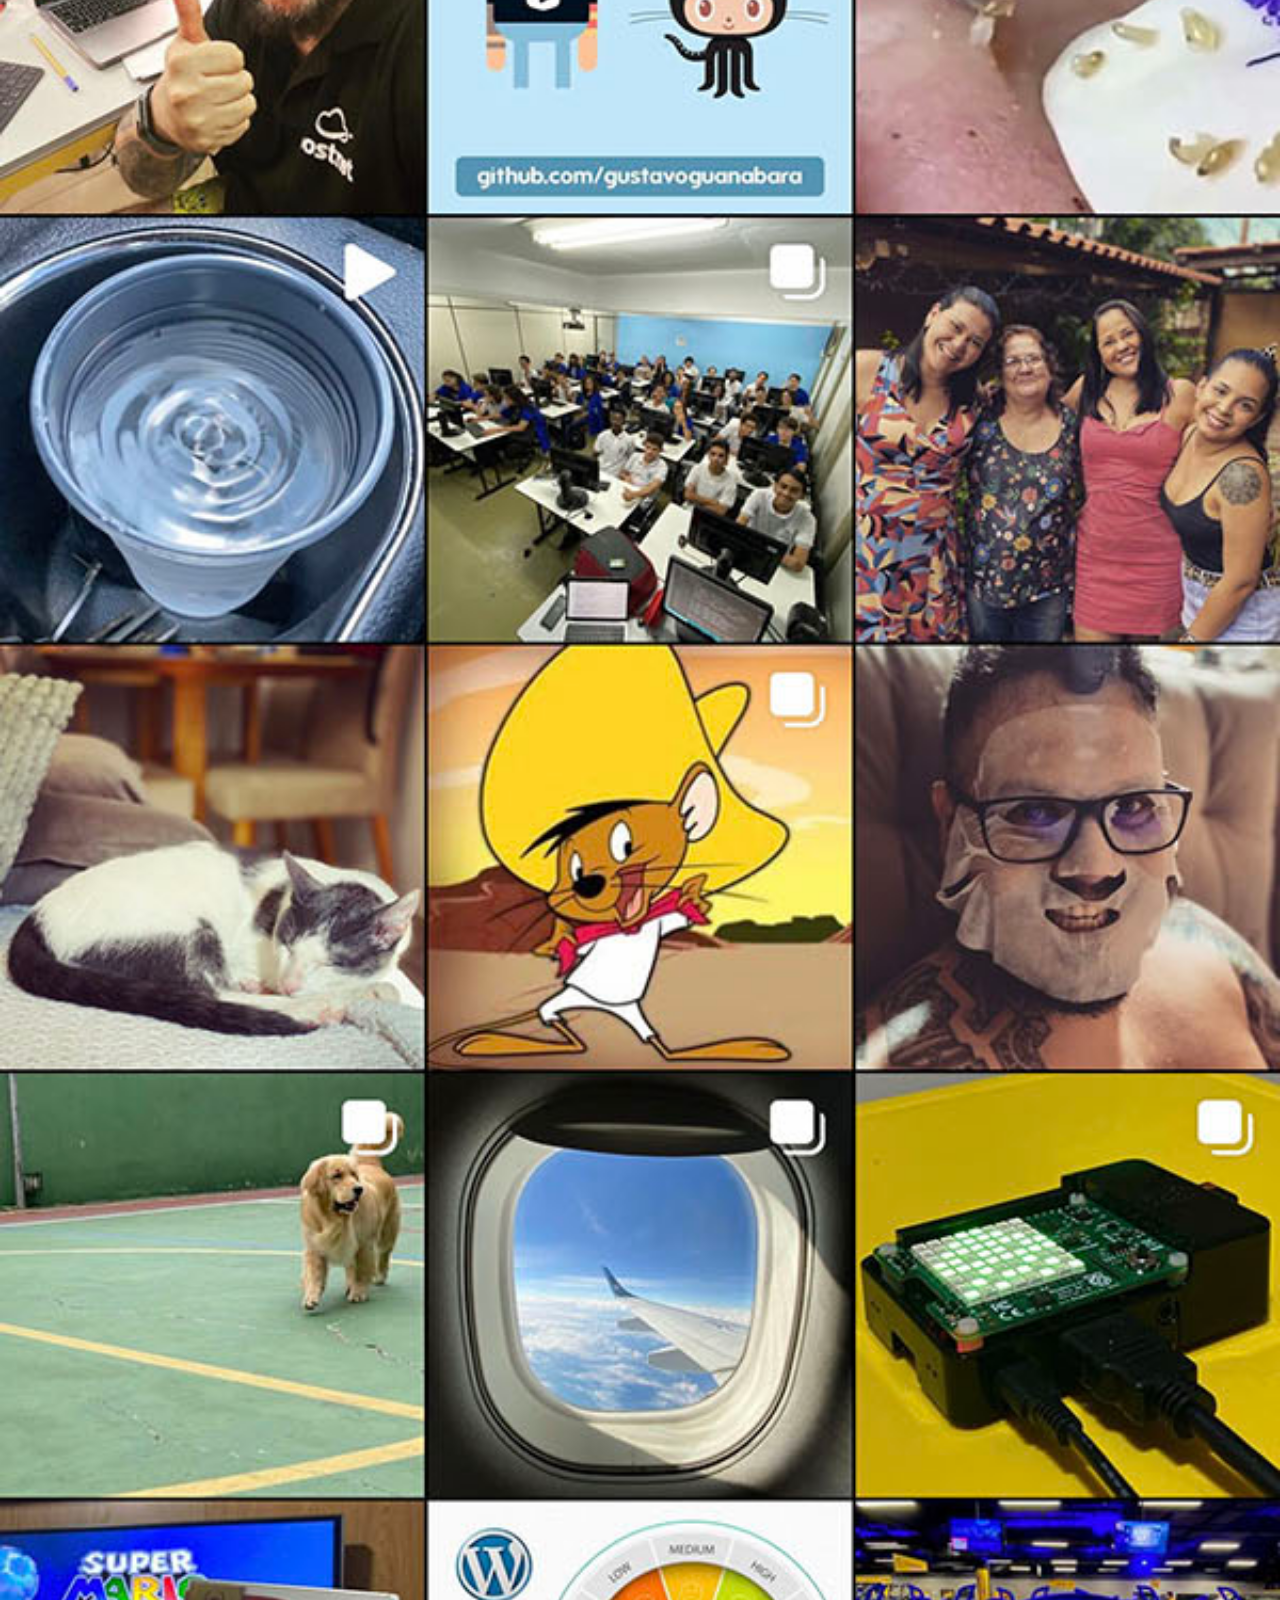
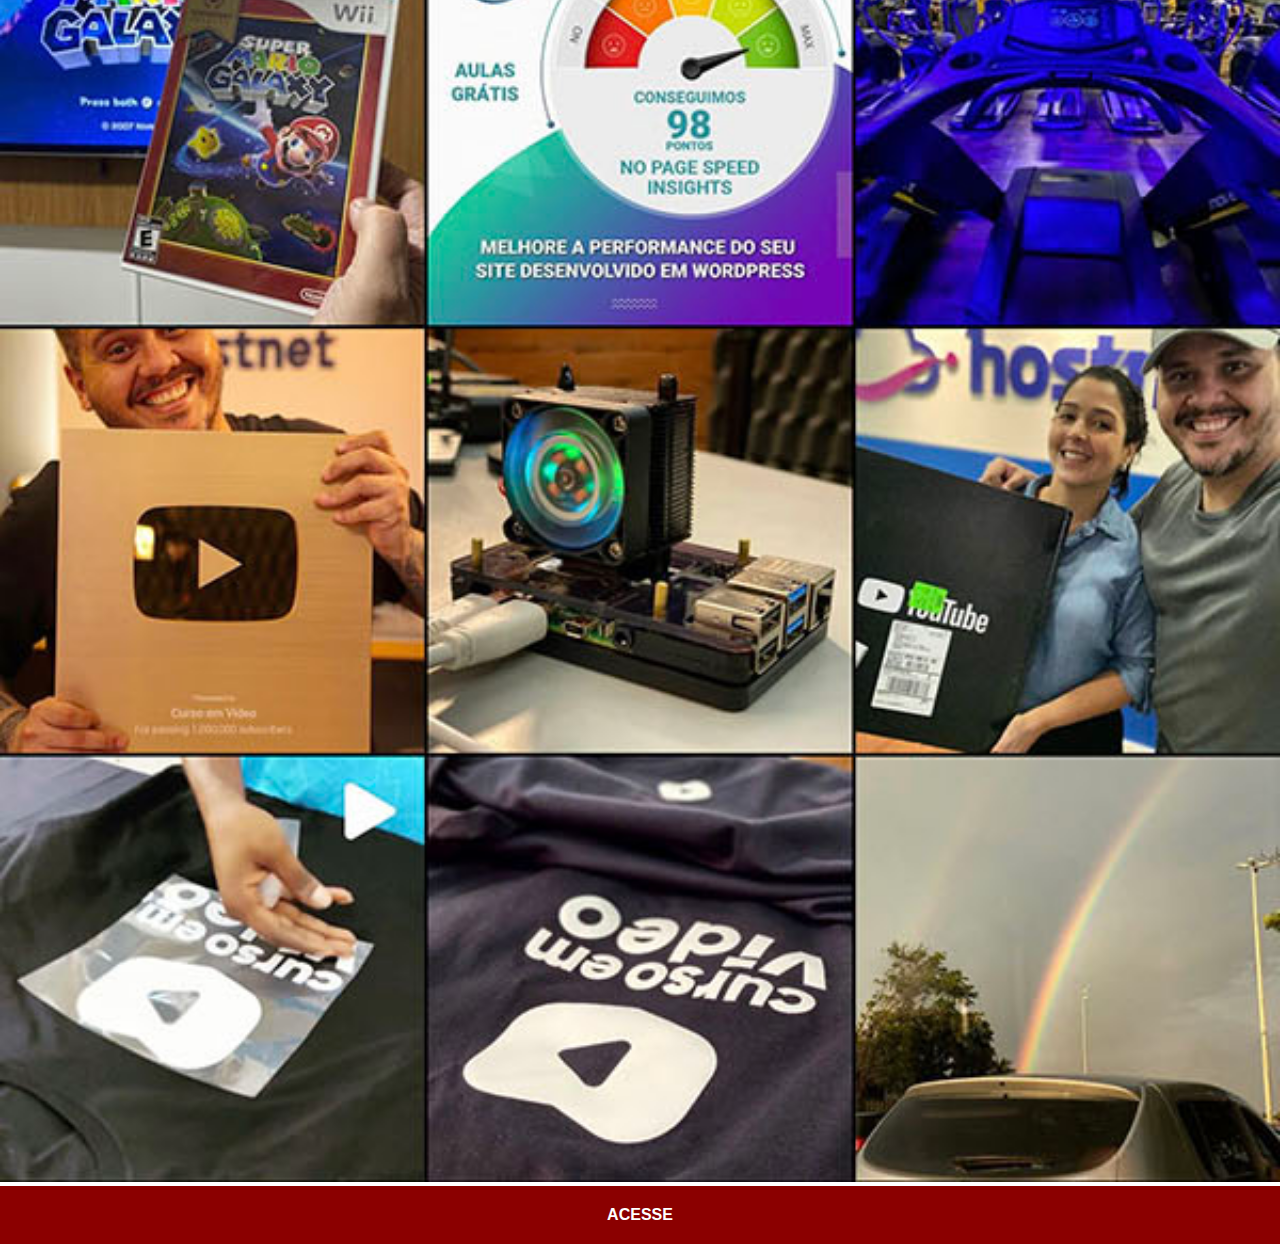
<file: instagran.html>
<!DOCTYPE html>
<html lang="pt-br">
<head>
    <meta charset="UTF-8">
    <meta http-equiv="X-UA-Compatible" content="IE=edge">
    <meta name="viewport" content="width=device-width, initial-scale=1.0">
    <title>Document</title>
    <link rel="stylesheet" href="estilos/social.css">
</head>
<body>
    <img src="imagens/tela-instagram.jpg" alt="Instagran">
    <a href="https://www.instagram.com/gustavoguanabara/" target="_blank">ACESSE</a>
</body>
</html>
</file>
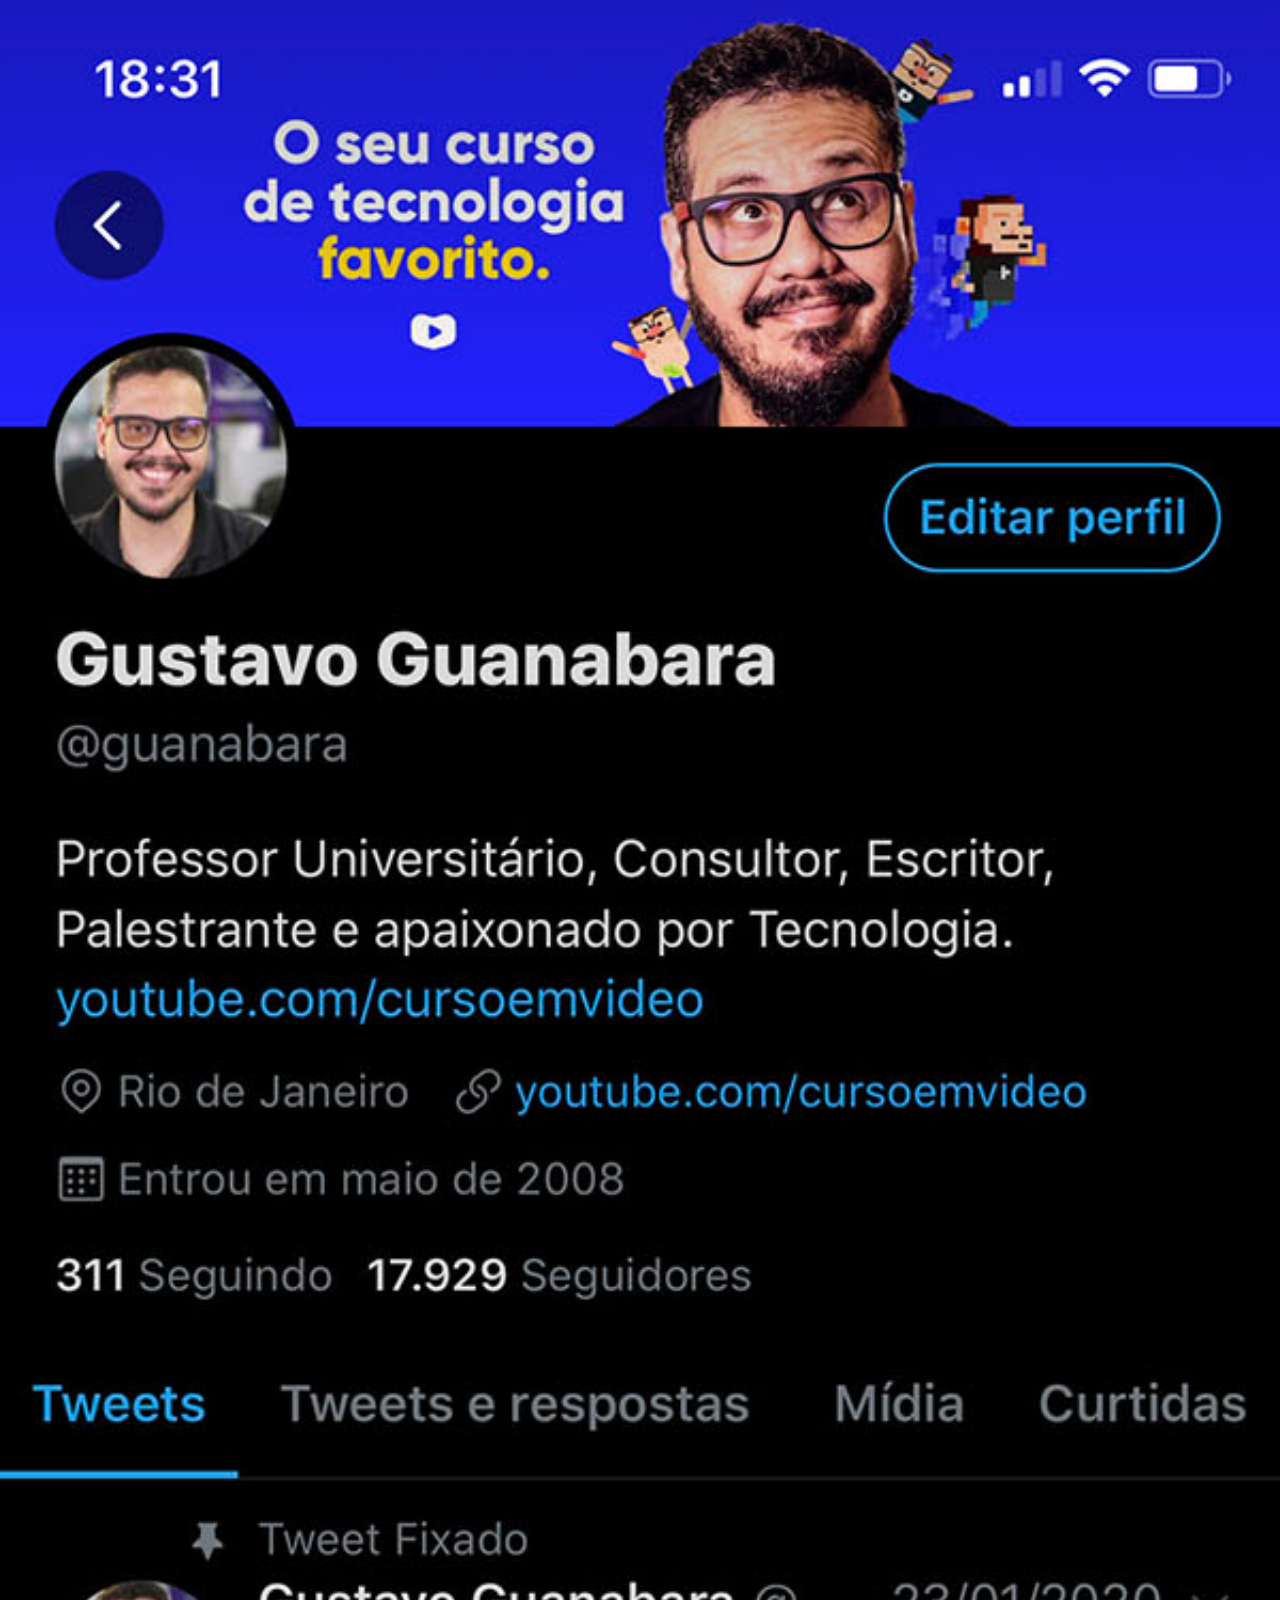
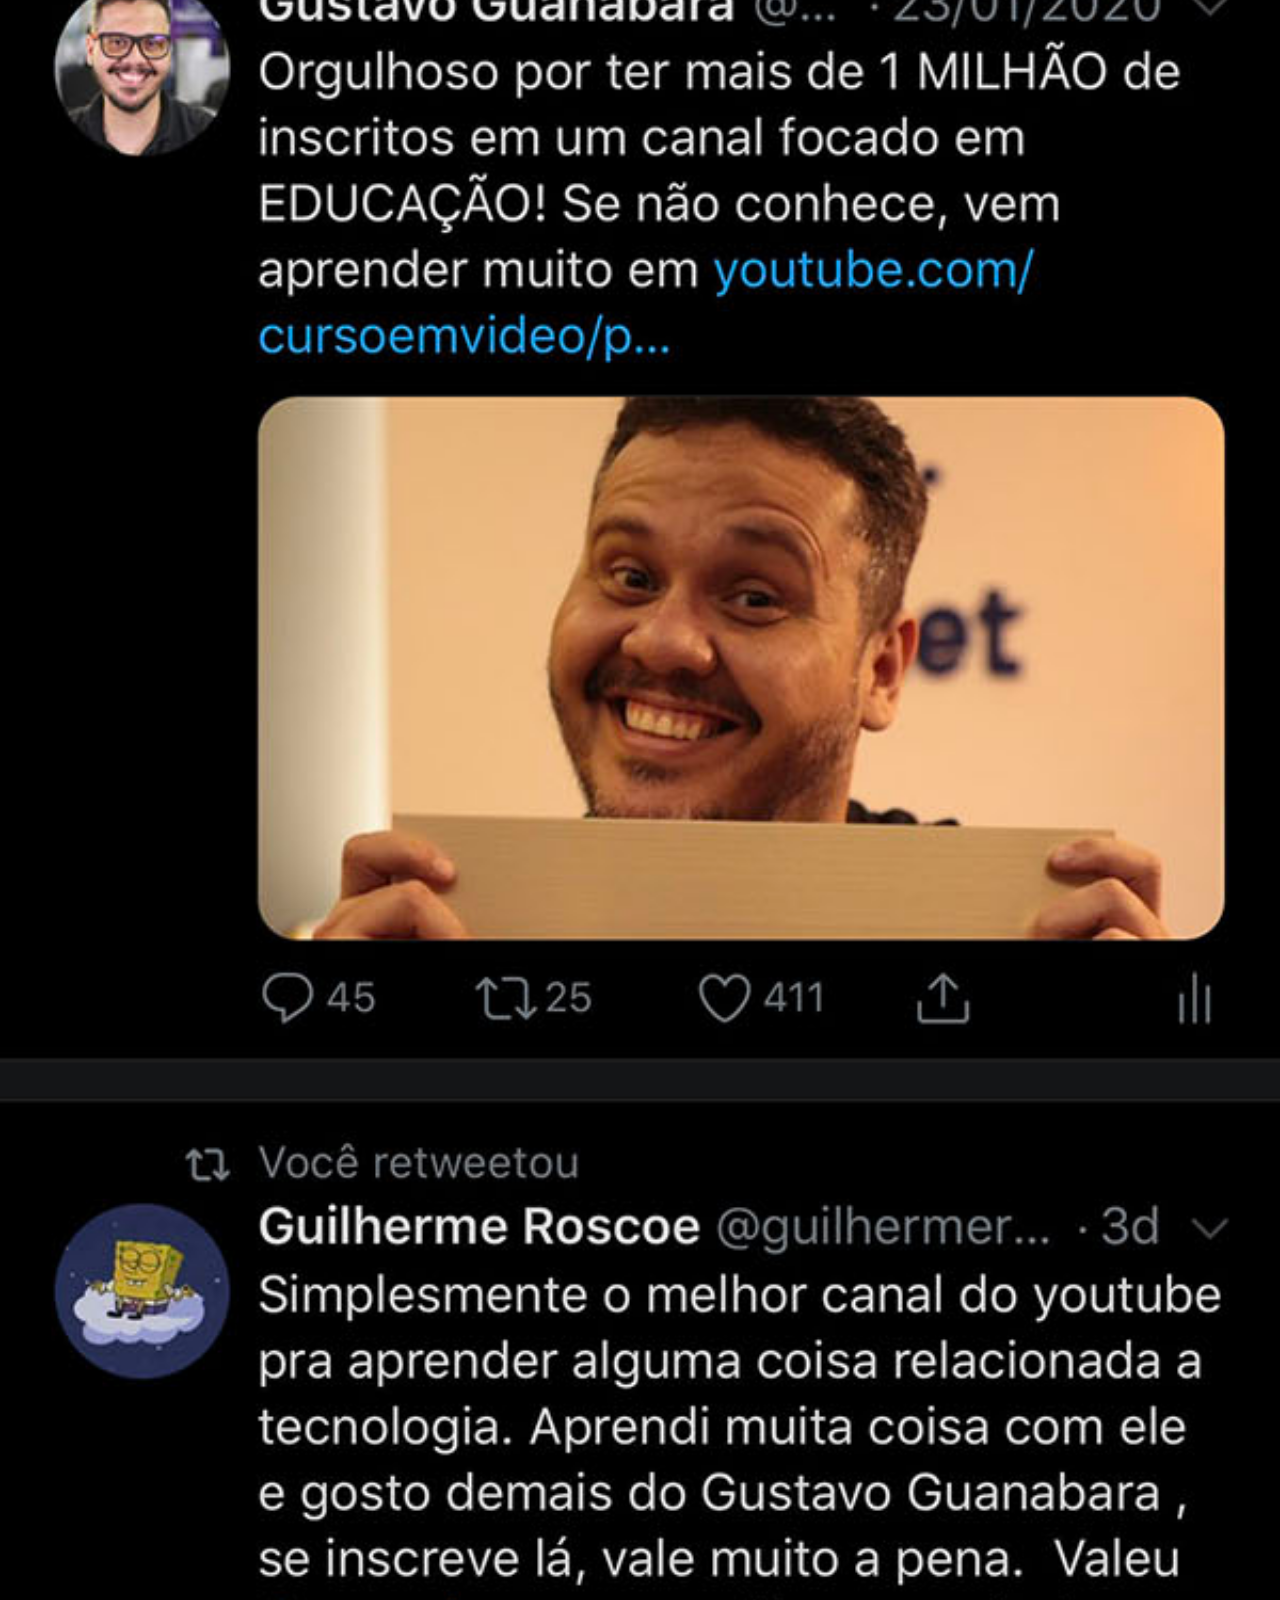
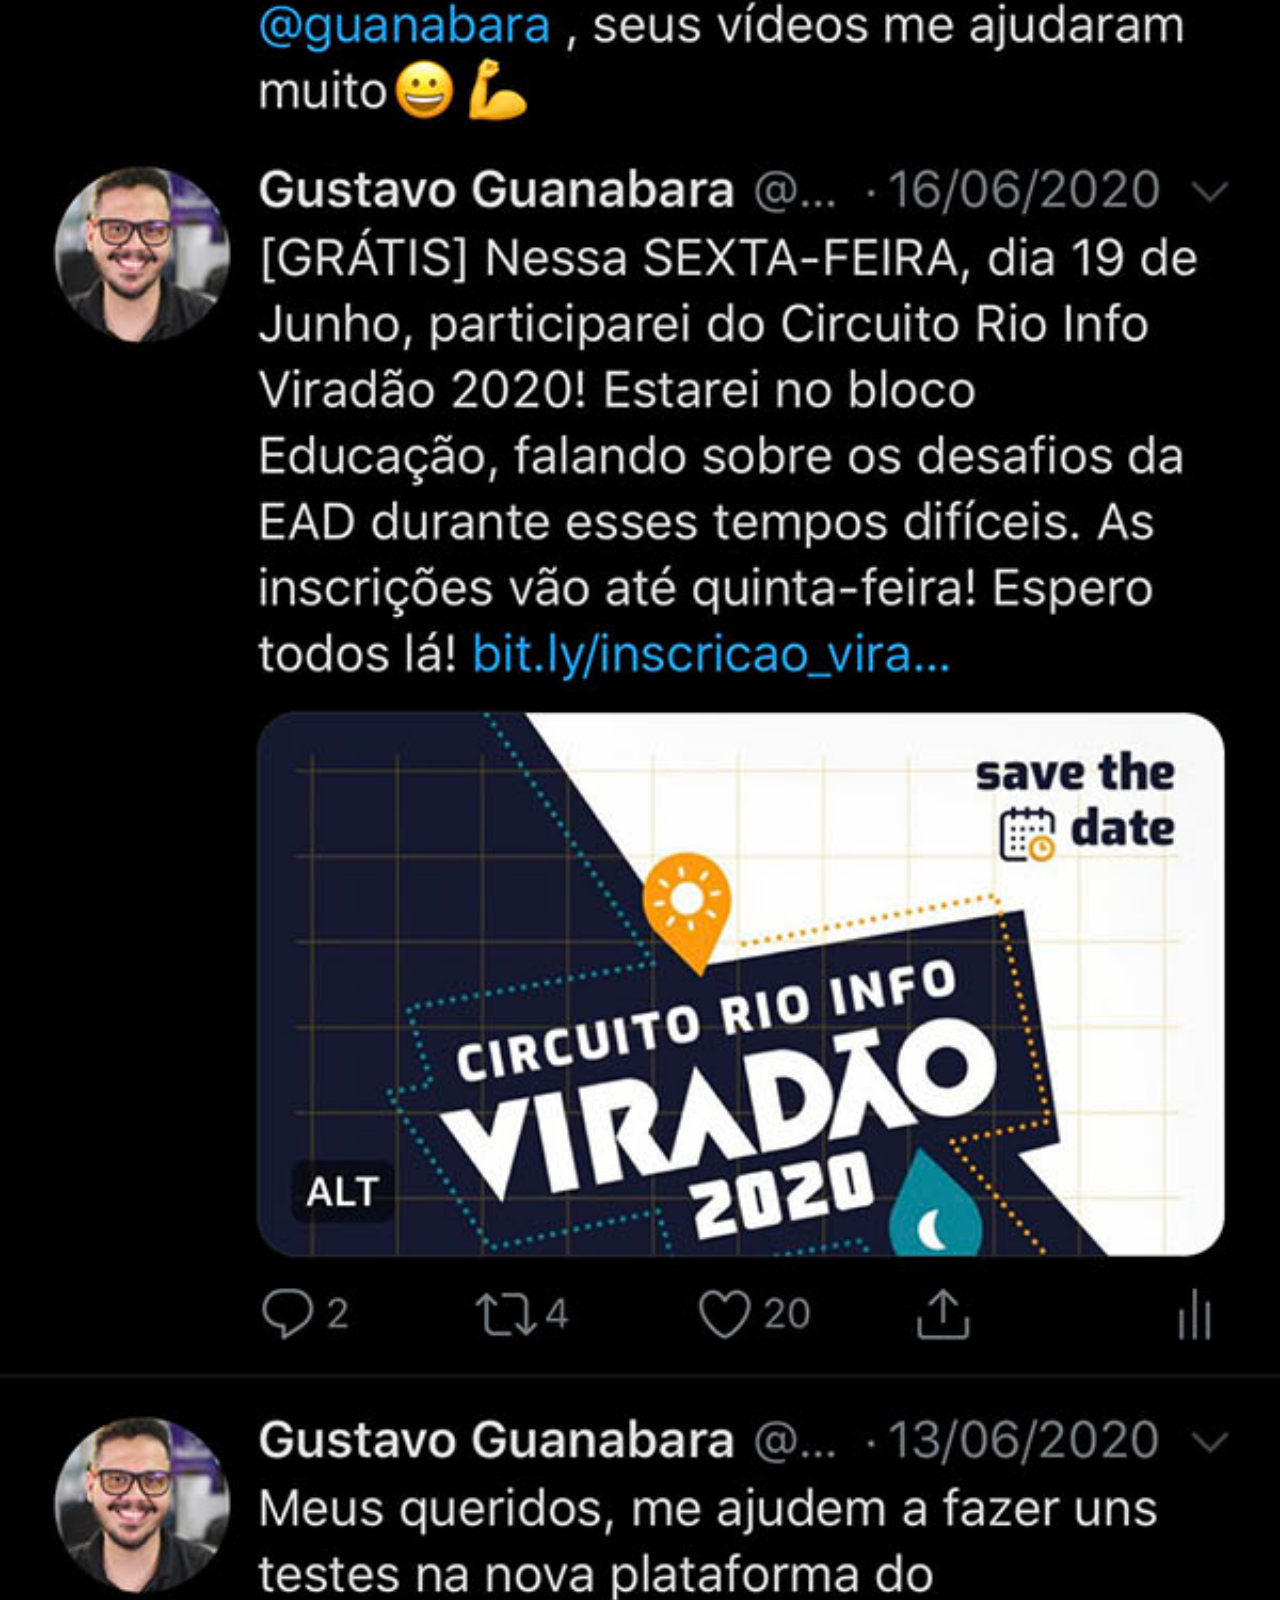
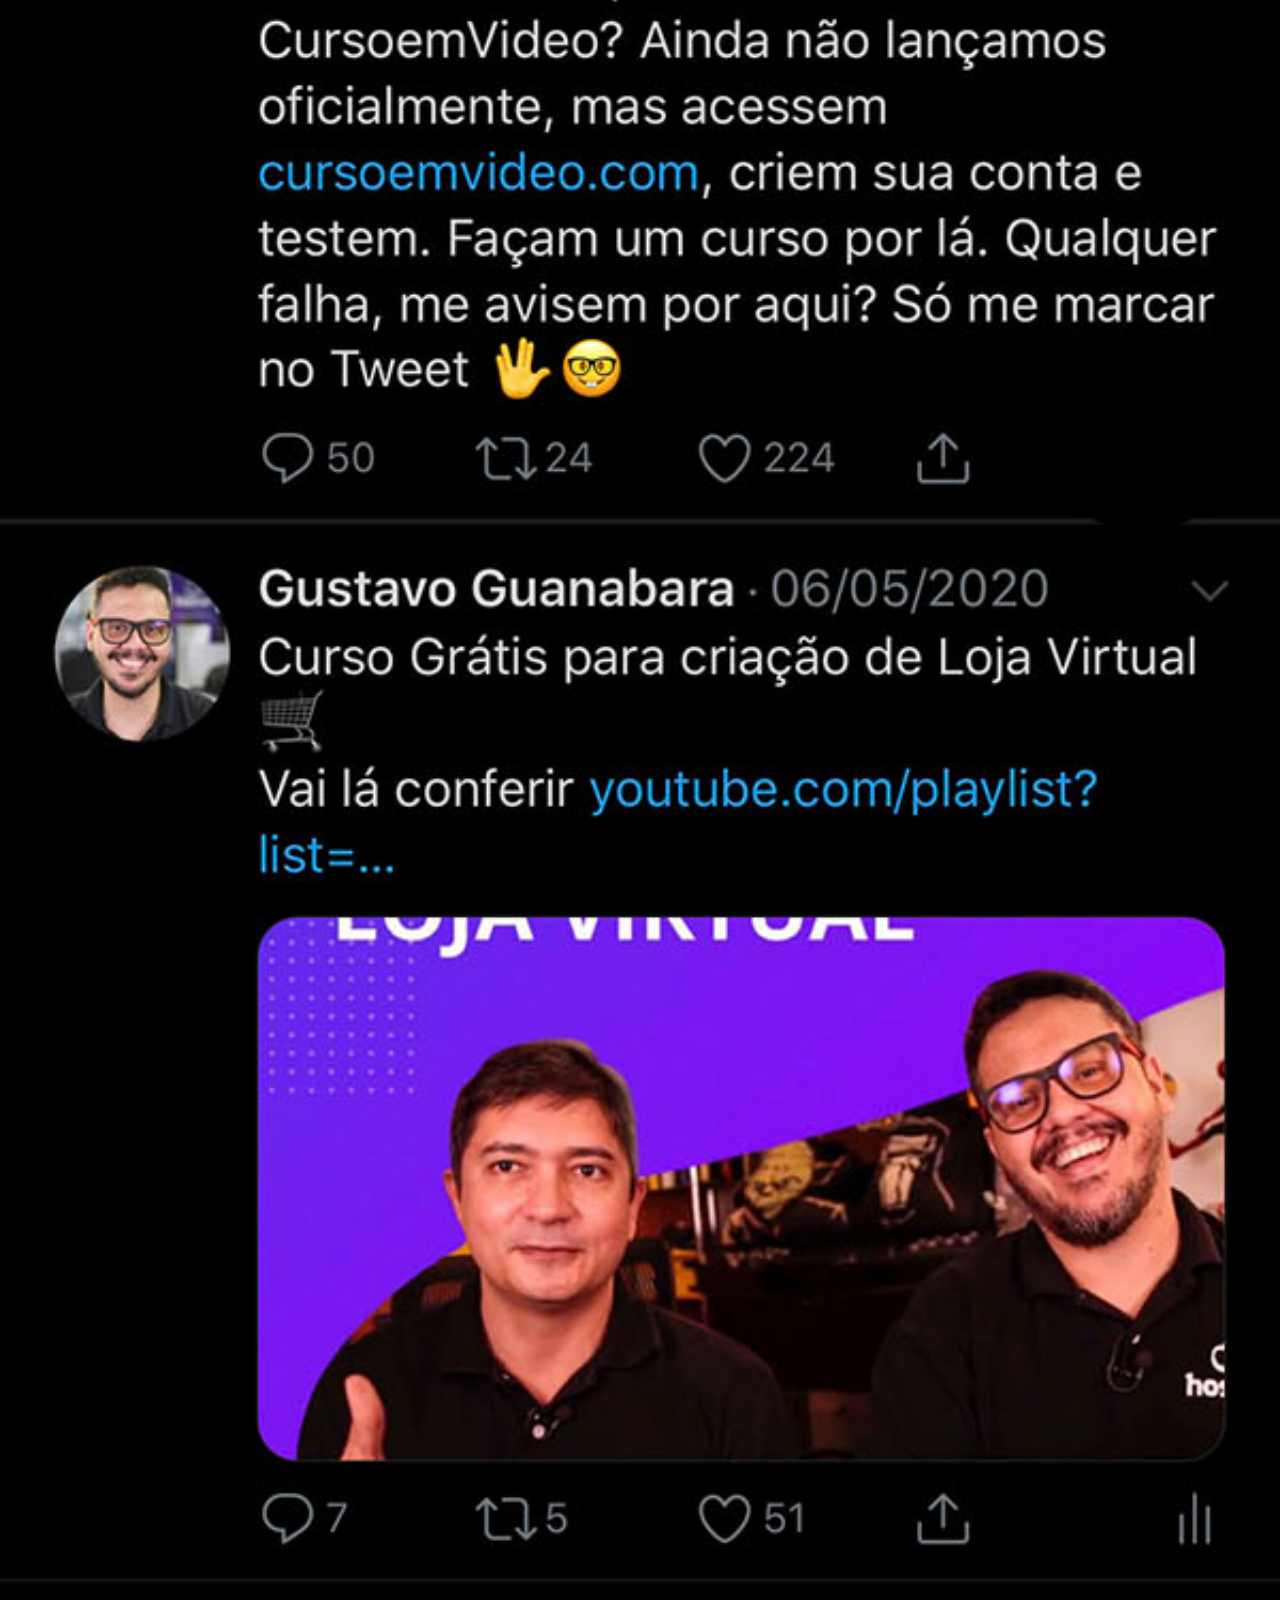
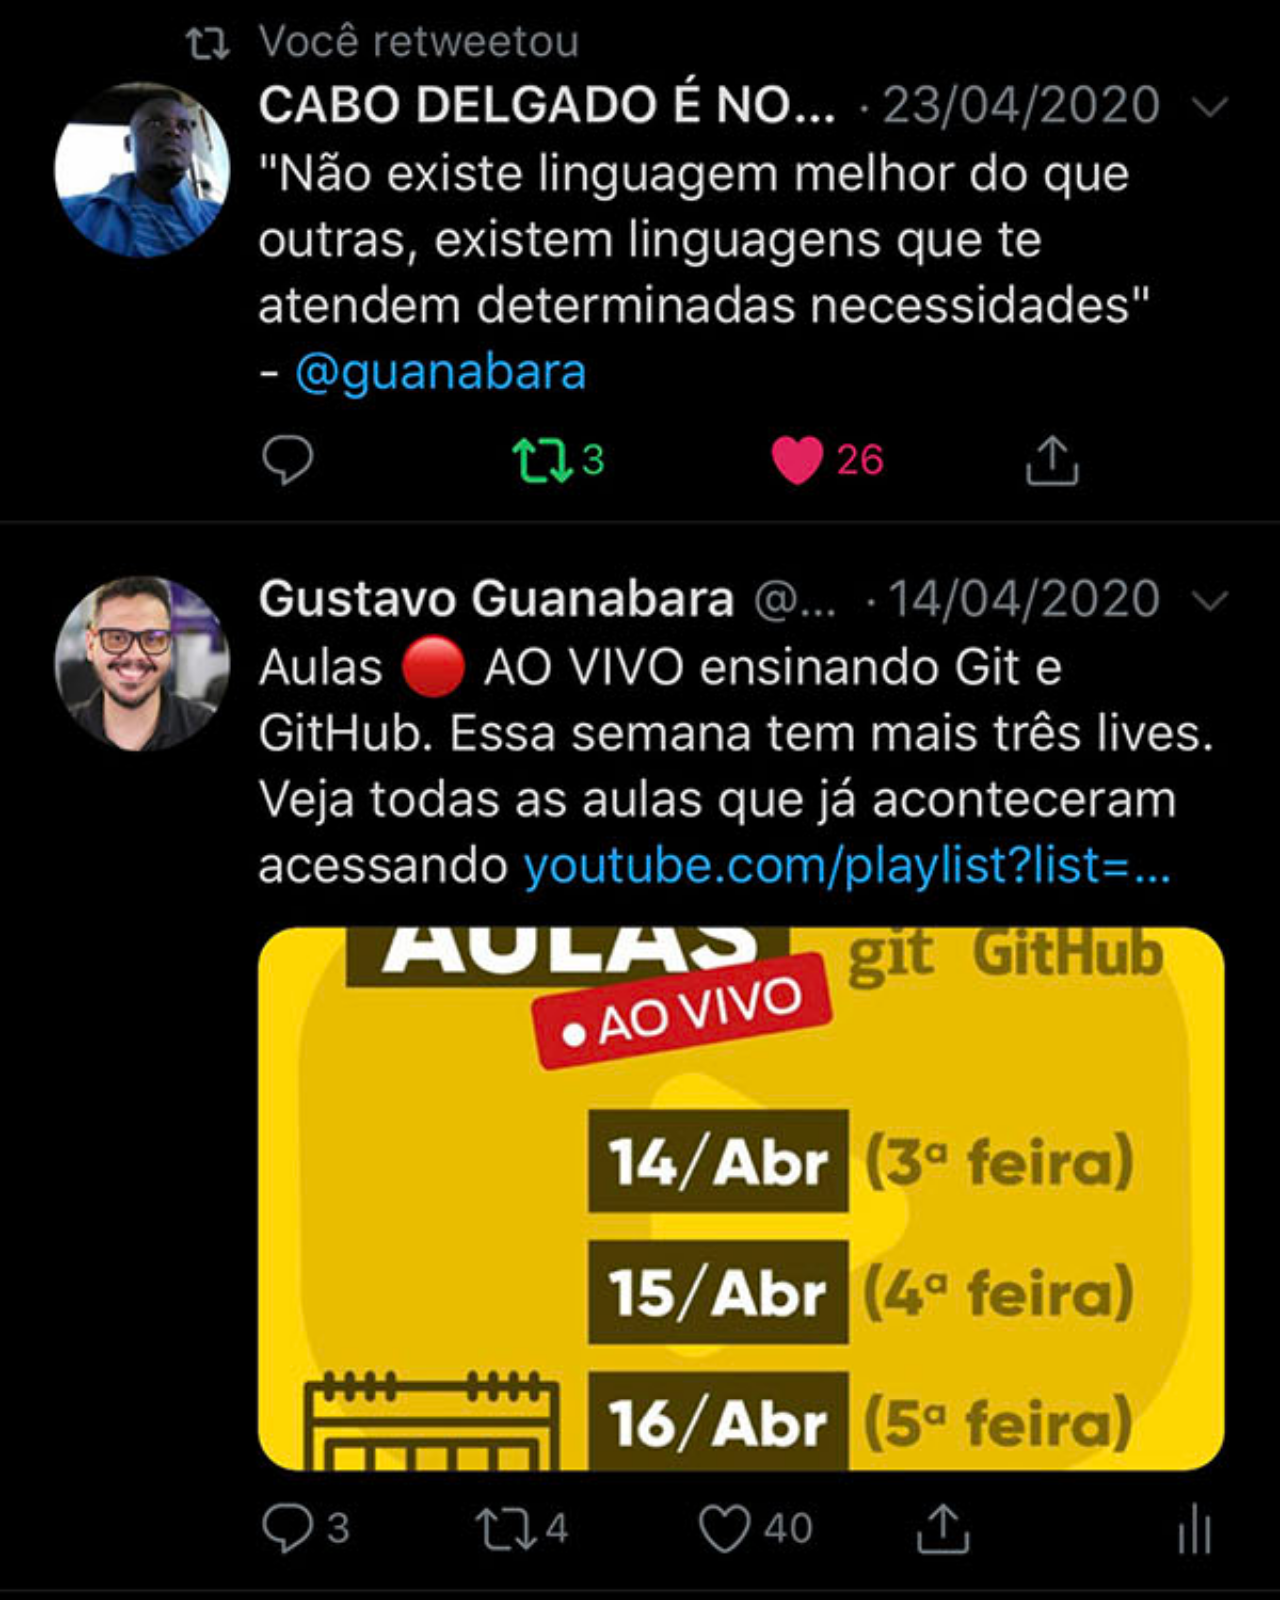
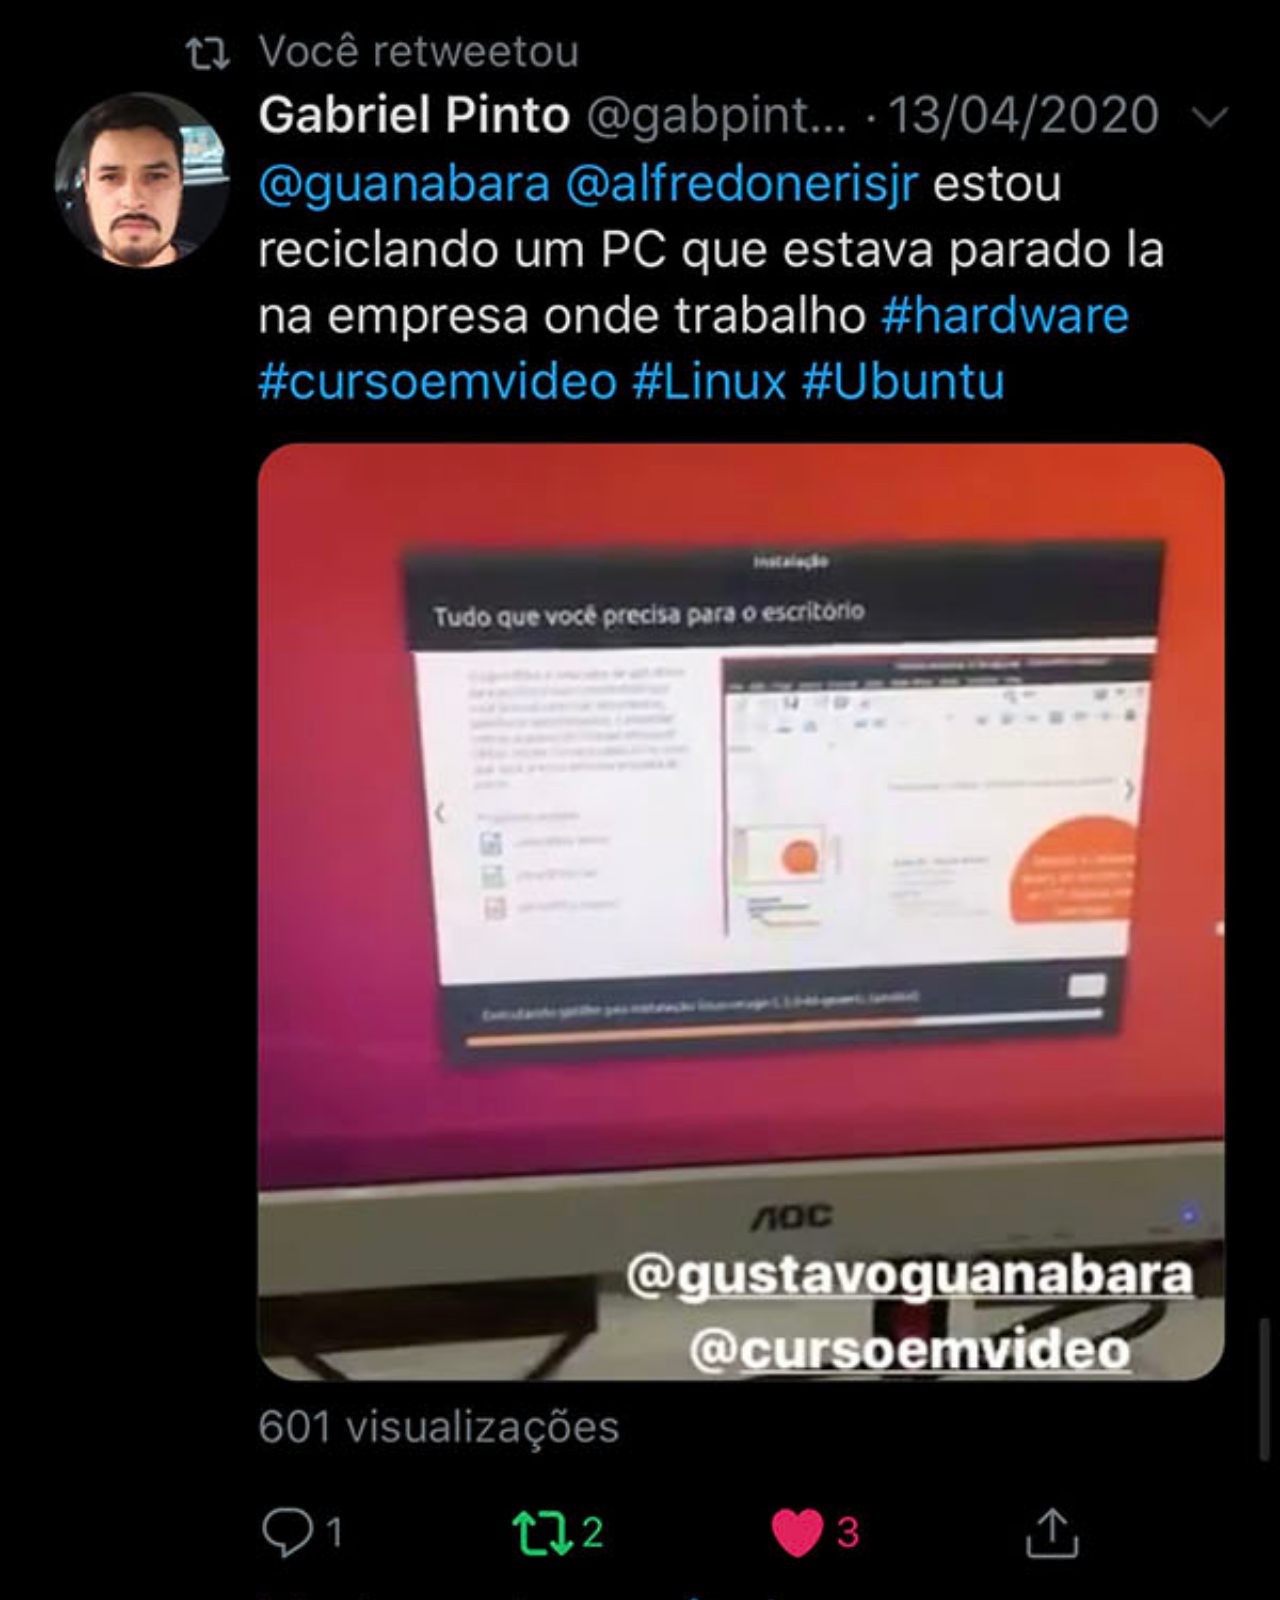
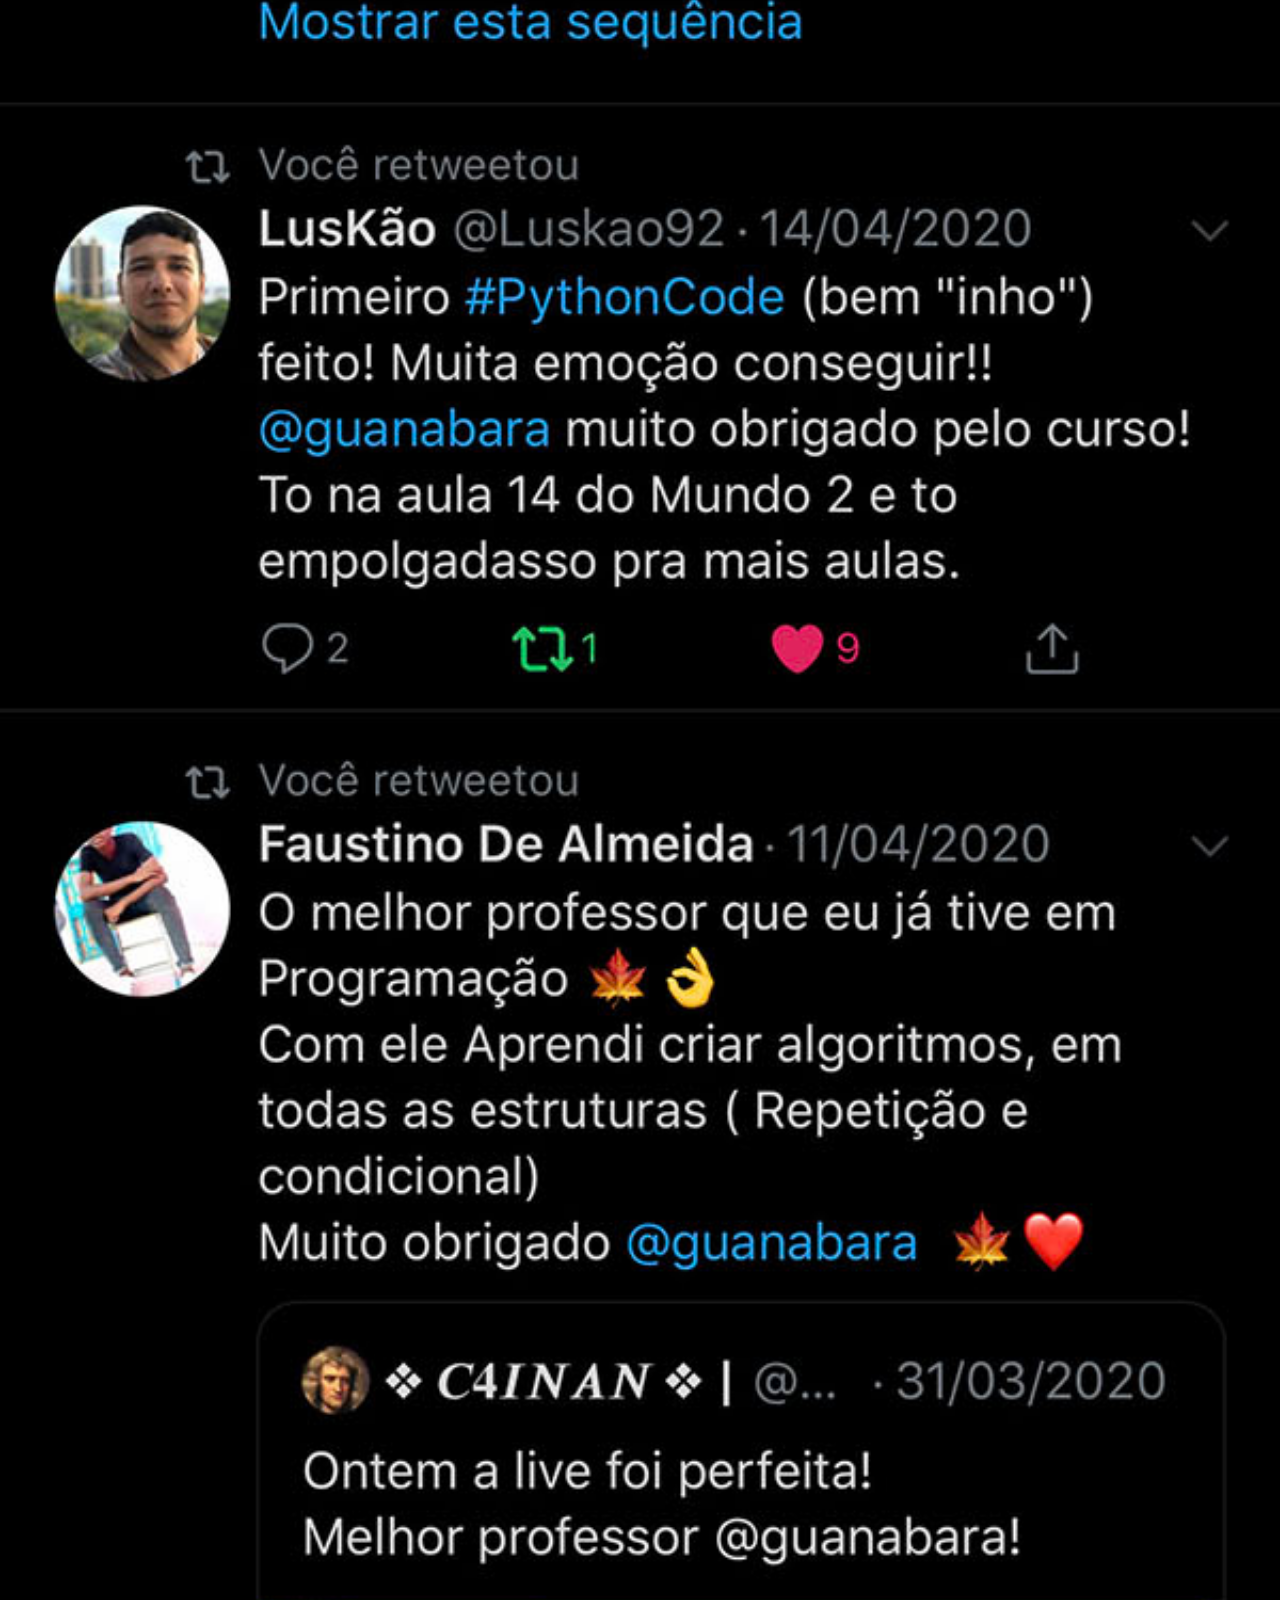
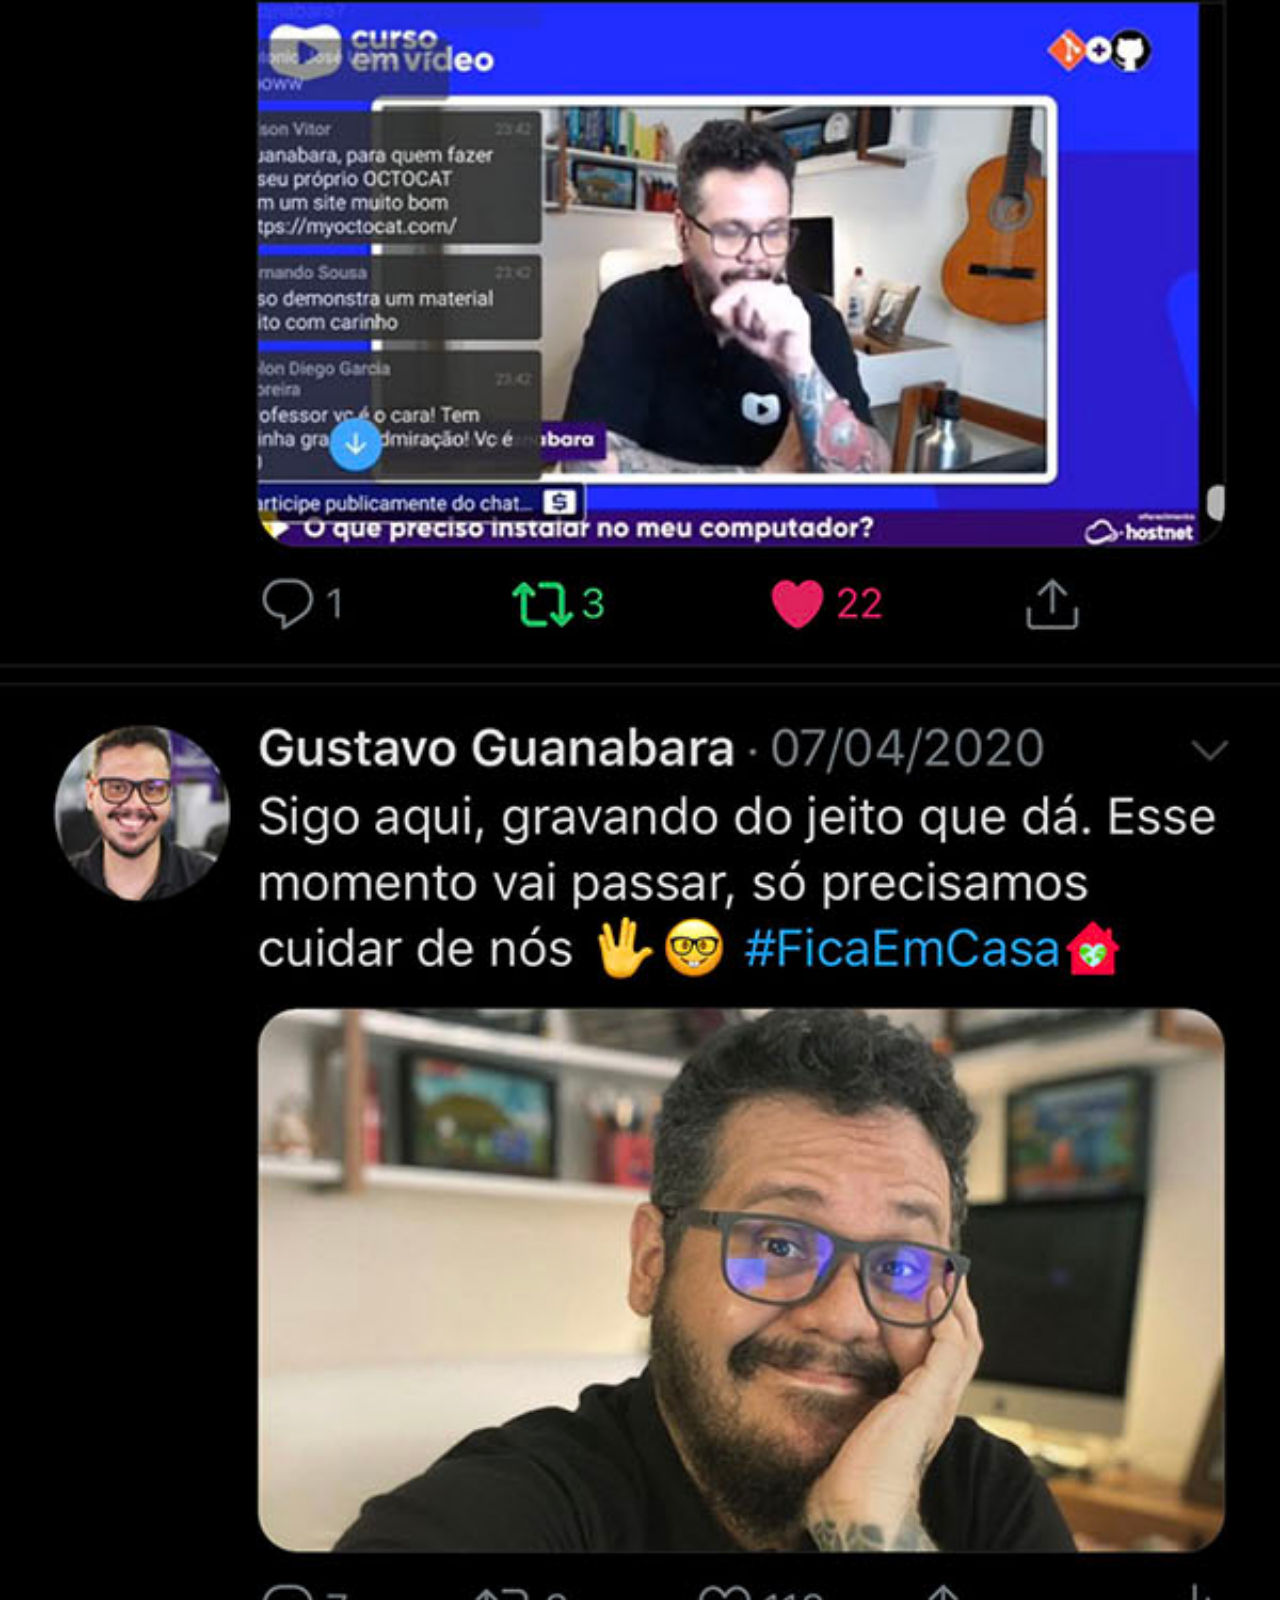
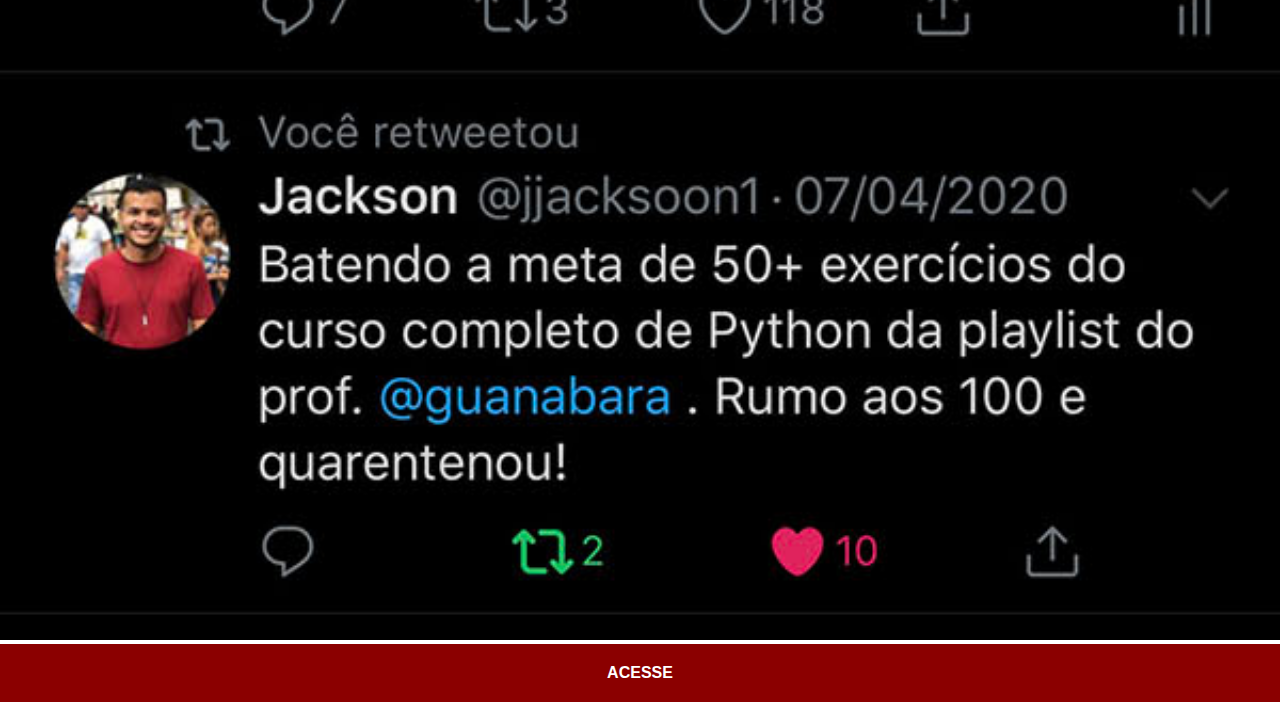
<file: twitter.html>
<!DOCTYPE html>
<html lang="pt-br">
<head>
    <meta charset="UTF-8">
    <meta http-equiv="X-UA-Compatible" content="IE=edge">
    <meta name="viewport" content="width=device-width, initial-scale=1.0">
    <title>Document</title>
    <link rel="stylesheet" href="estilos/social.css">
</head>
<body>
    <img src="imagens/tela-twitter.jpg" alt="Twitter">
    <a href="https://twitter.com/guanabara" target="_blank">ACESSE</a>
</body>
</html>
</file>
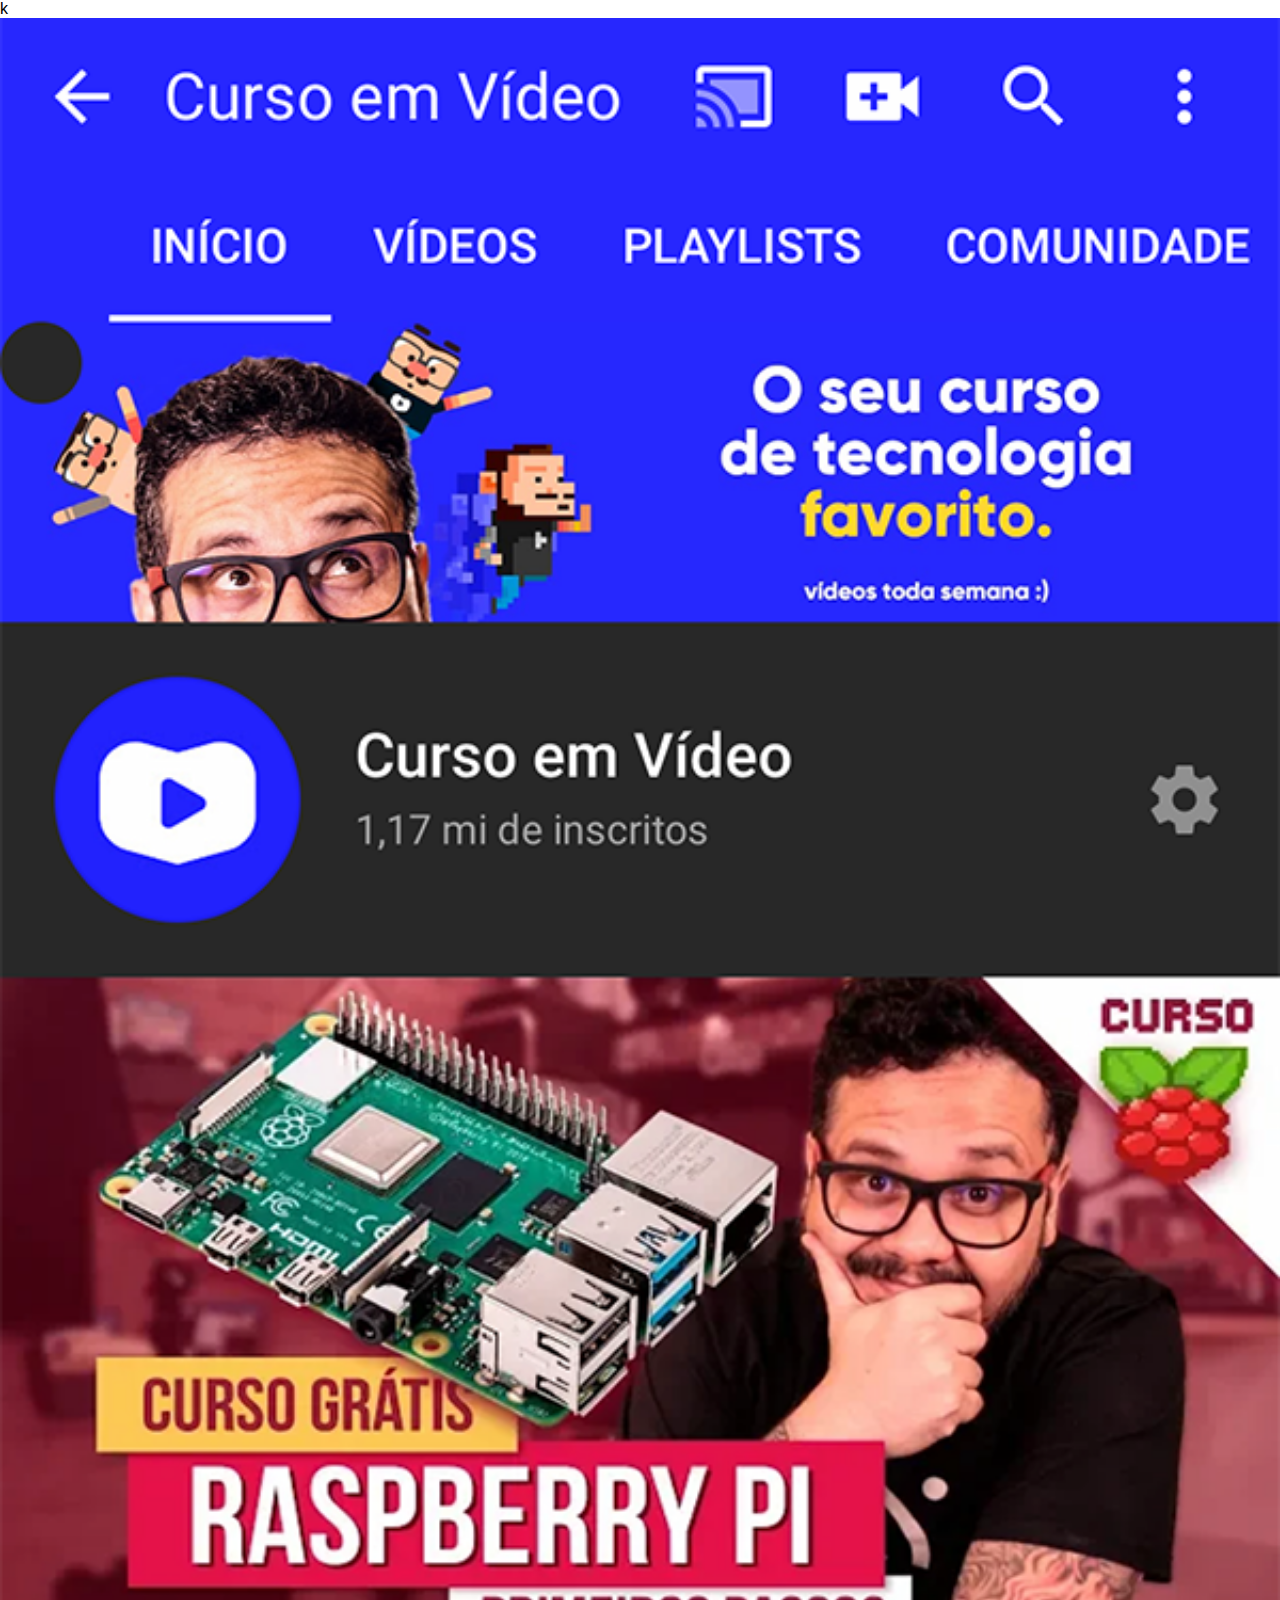
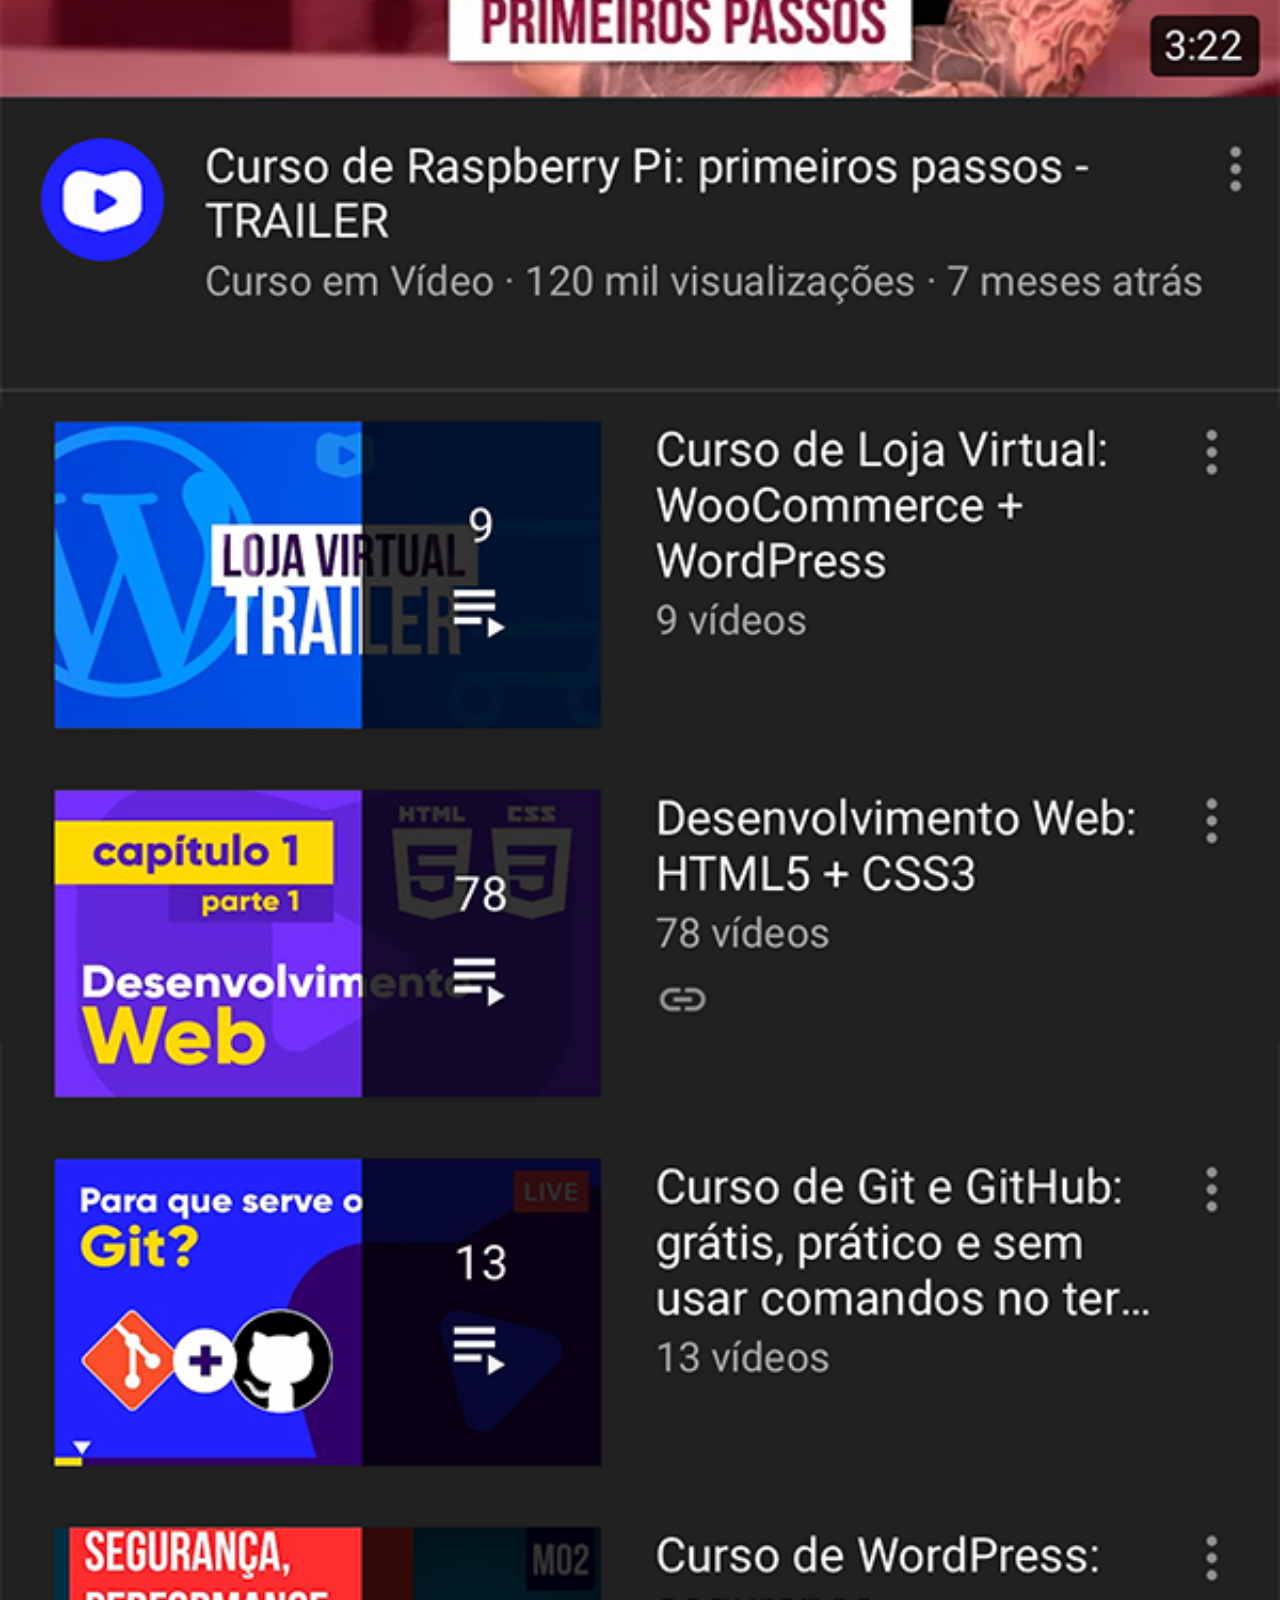
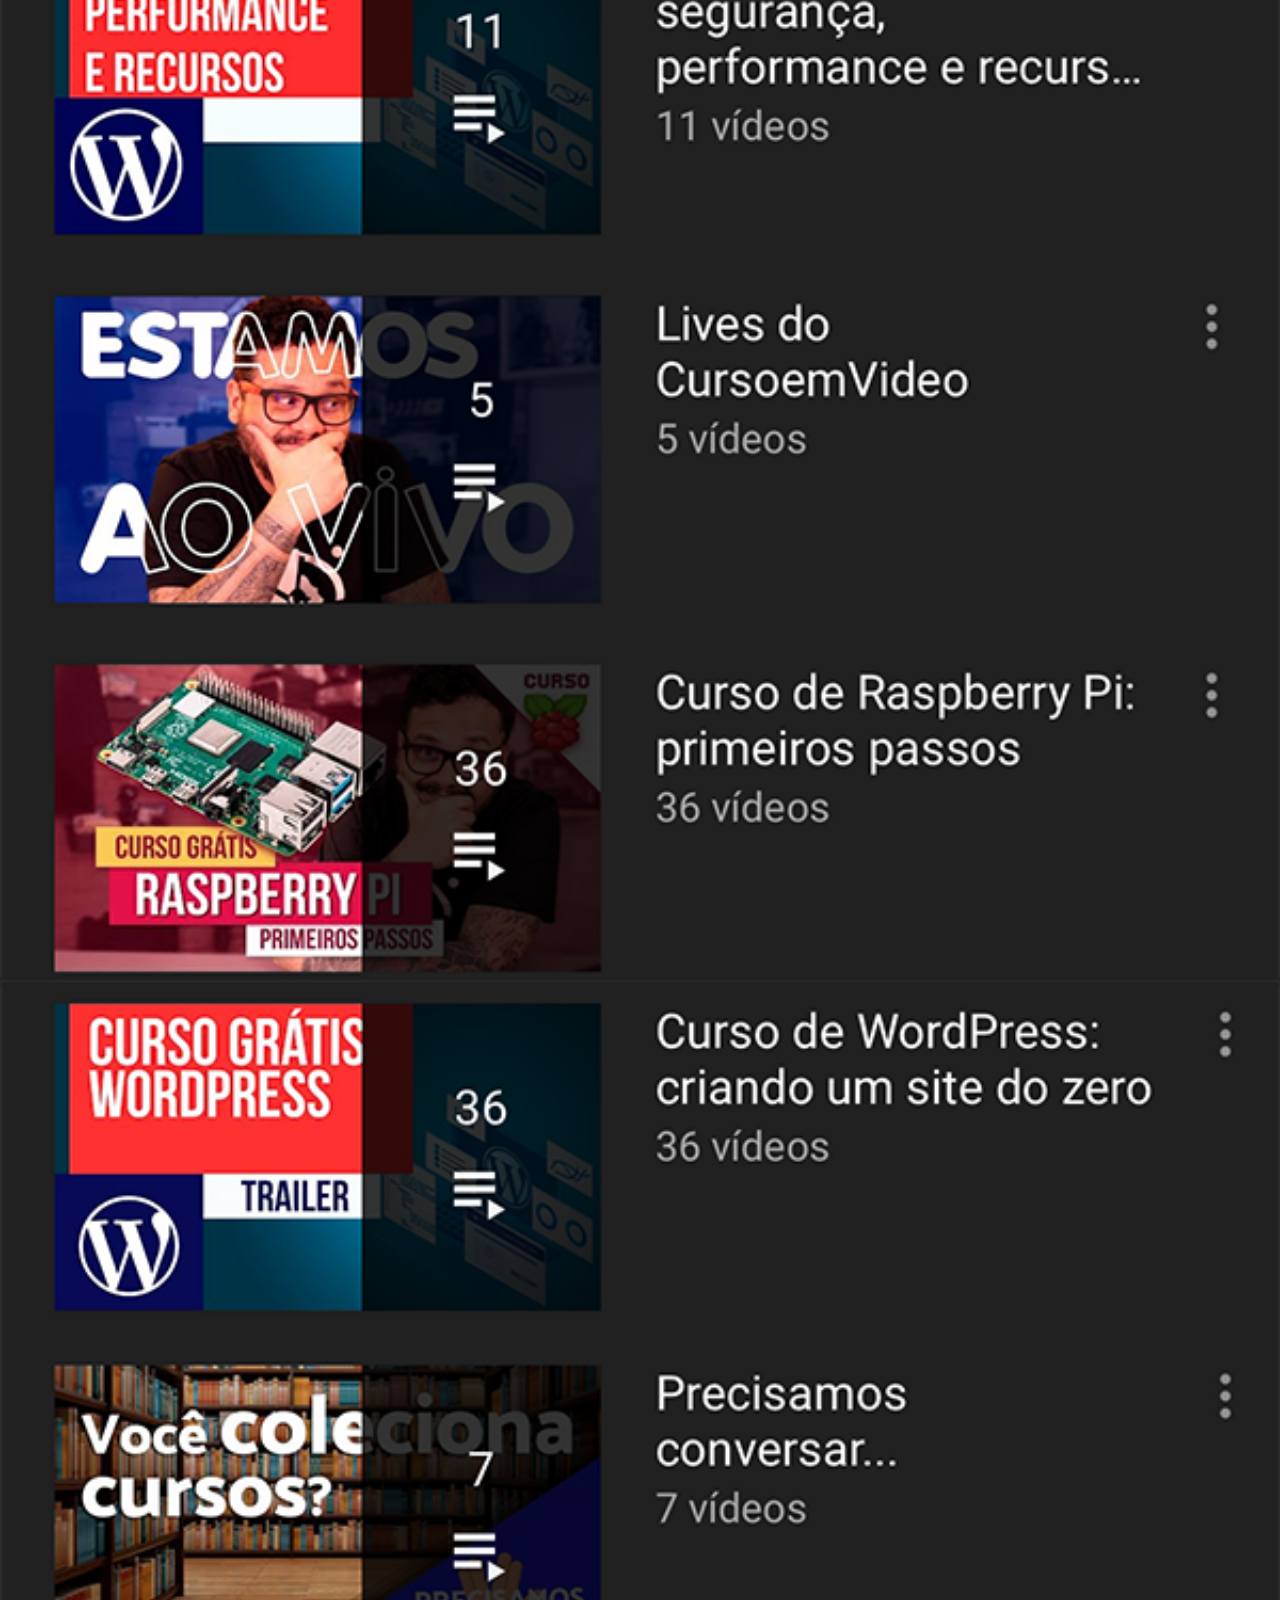
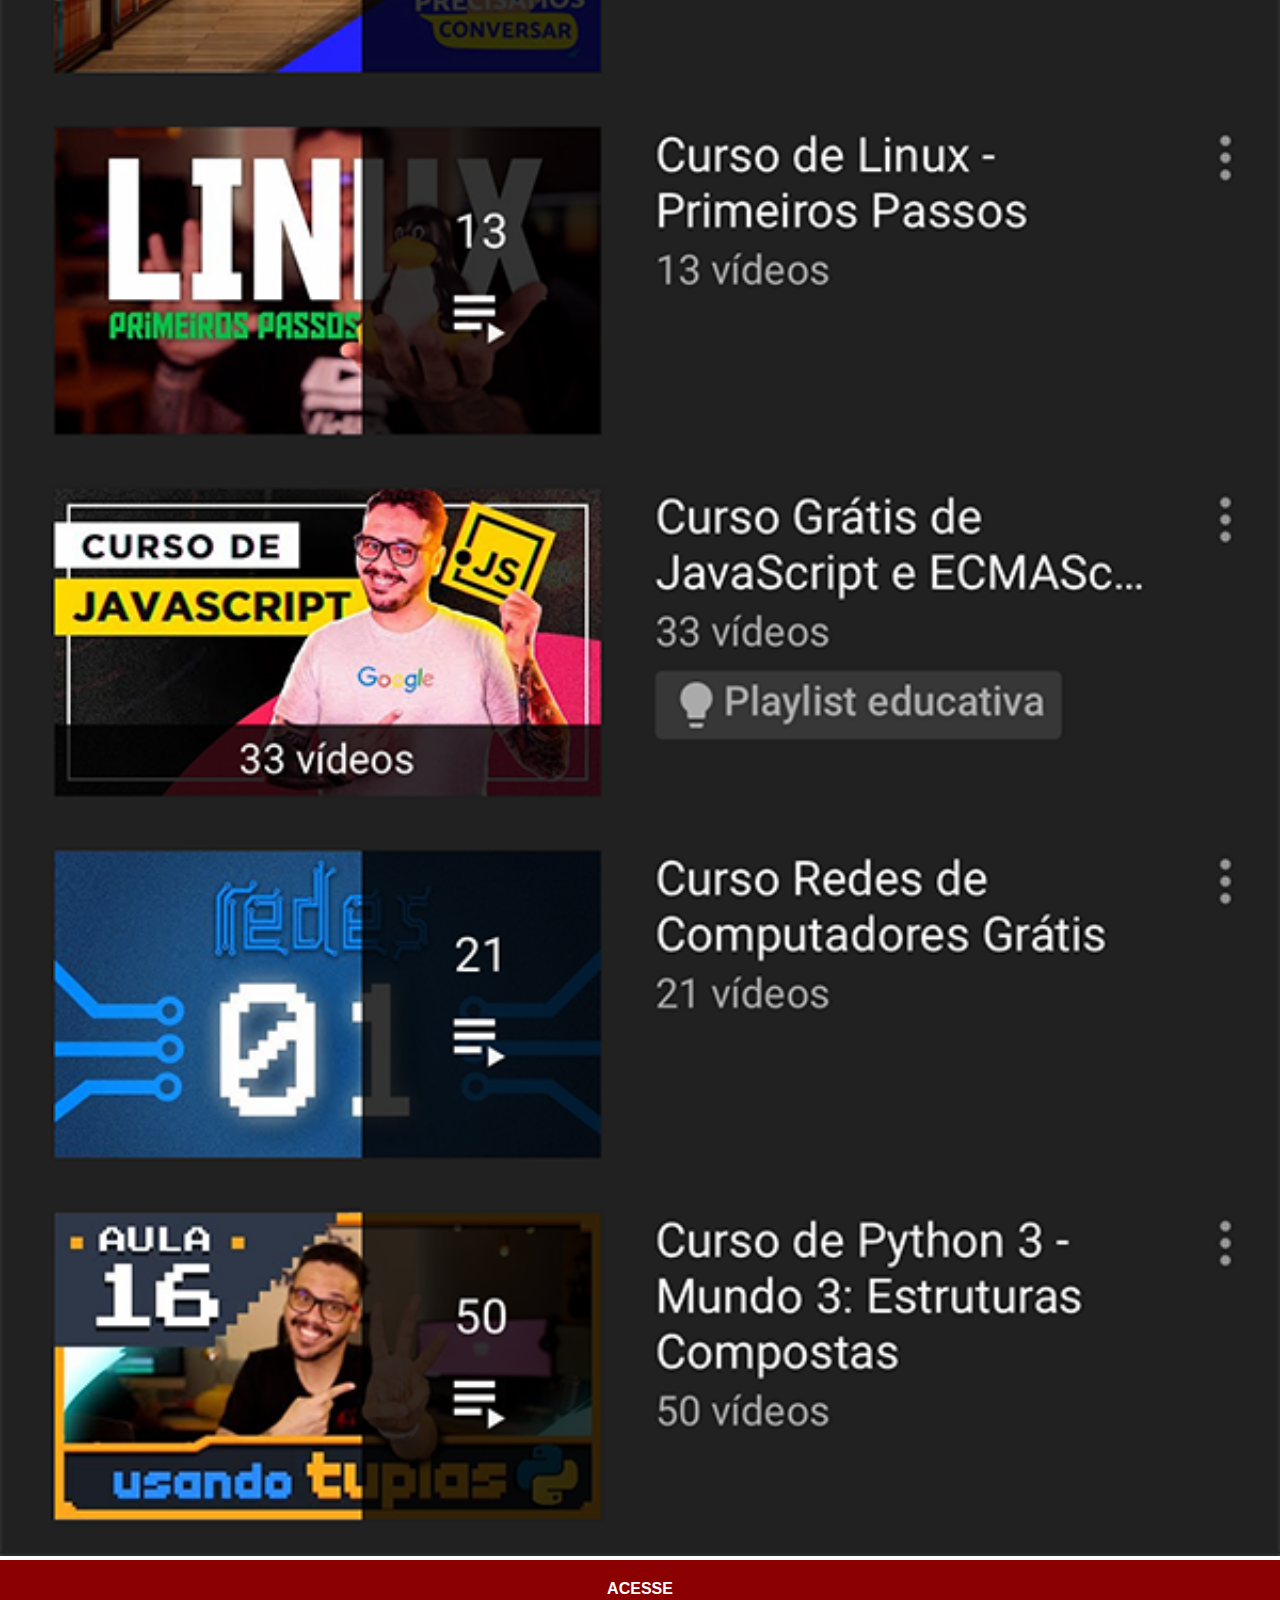
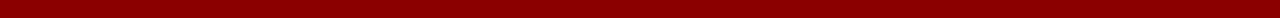
<file: youtube.html>
<!DOCTYPE html>
<html lang="pt-br">
<head>
    <meta charset="UTF-8">
    <meta http-equiv="X-UA-Compatible" content="IE=edge">
    <meta name="viewport" content="width=device-width, initial-scale=1.0">
    <title>Document</title>
    <link rel="stylesheet" href="estilos/social.css">k
</head>
<body>
    <img src="imagens/tela-youtube.png" alt="Youtube">
    <a href="https://www.youtube.com/@CursoemVideo" target="_blank">ACESSE</a>
</body>
</html>
</file>
<file: estilos/style.css>
@charset "UTF-8";

*{
    margin: 0px;
    padding: 0px;
    font-family: Arial, Helvetica, sans-serif;
}

html, body{
    height: 100vh;
    width: 100vw;
    background-color: black;
}

body{
    background: url('../imagens/fundo-madeira.jpg')
    no-repeat top center;
    background-size: cover;
    background-attachment: fixed;
}

main{
    position: relative;
    height: 100vh;
}

section#telefone {
    position: absolute;
    top: 50%;
    left: 50%;
    transform: translate(-50%, -50%);

    height: 627px;
    width: 311px;
    background: url('../imagens/frame-iphone.png');
}

iframe#tela{
    position: relative;
    top: 80px;
    left: 22px;
    width: 267px;
    height: 471px;
}

section#redes-sociais{
    text-align: right;
}

section#redes-sociais img{
    width: 50px;
    margin: 10px;
    border-radius: 50%;
    box-shadow: 2px 2px 5px rgba(0, 0, 0, 0.397);
    box-sizing: border-box;
}

section#redes-sociais img:hover {
    border: 2px solid rgba(255, 255, 255, 0.651);
    transform: translate(-3px, -3px);
    box-shadow: 5px 5px 10px rgba(0, 0, 0, 0.664);
    transition: transform 0.5s, border 1s;
}
</file>
<file: estilos/social.css>
@cahrset "UTF-8";


        *{
            margin: 0px;
            padding: 0px;
            font-family: Arial, Helvetica, sans-serif;
        }

        ::-webkit-scrollbar{
            width: 0px;
            height: 0px;
        }

        img{
            width: 100vw;
        }

        a{
            display: block;
            background-color: darkred;
            padding: 20px;
            color: white;
            text-align: center;
            font-weight: bolder;
            text-decoration: none;
        }

        a:hover{
            background-color: red;
        }
</file>
